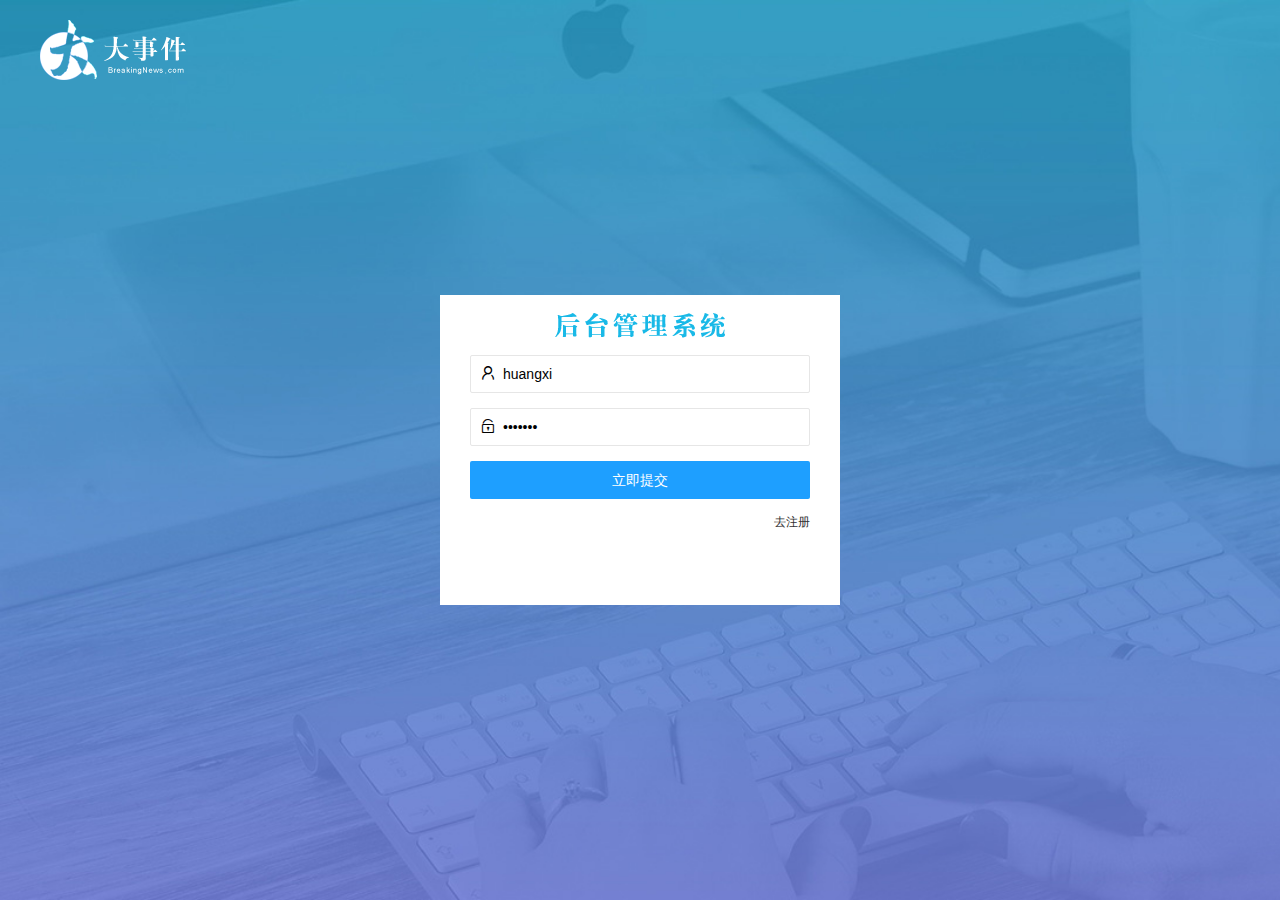
<file: login.html>
<!DOCTYPE html>
<html lang="en">

<head>
    <meta charset="UTF-8">
    <meta http-equiv="X-UA-Compatible" content="IE=edge">
    <meta name="viewport" content="width=device-width, initial-scale=1.0">
    <title>登录页面</title>
    <!-- 引入 layui样式 -->
    <link rel="stylesheet" href="/assets/lib/layui/css/layui.css">
    <!-- 引入本页面样式 -->
    <link rel="stylesheet" href="/assets/css/login.css">
</head>

<body>

    <!-- 顶部logo -->
    <div class="layui-main header">
        <img src="/assets/images/logo.png" alt="">
    </div>

    <!-- 登录和注册区 -->
    <div class="loginAndRebBox">
        <!-- 登录注册标题 -->
        <div class="titleBox"></div>

        <!-- 登录区域 -->
        <div class="login-box">
            <form class="layui-form" action="" id="form_login">
                <!-- 用户名 -->
                <div class="layui-form-item">
                    <!-- name属性，用于获取所有元素 -->
                    <i class="layui-icon layui-icon-username"></i>
                    <input type="text" name="username" required lay-verify="required" placeholder="请输入账户"
                        autocomplete="off" class="layui-input" value="huangxi">
                </div>
                <!-- 密码 -->
                <div class="layui-form-item">
                    <i class="layui-icon layui-icon-password"></i>
                    <input type="password" name="password" required lay-verify="required|pwd" placeholder="请输入密码"
                        autocomplete="off" class="layui-input" value="zxcvbnm">
                </div>
                <!-- 登录按钮 -->
                <div class="layui-form-item">
                    <button class="layui-btn layui-btn-fluid layui-btn-normal" lay-submit
                        lay-filter="formDemo">立即提交</button>
                </div>
                <div class="layui-form-item links">
                    <a href="javascript:;" id="link_reg">去注册</a>
                </div>
            </form>
        </div>



        <!-- 注册区域 -->
        <div class="reg-box" style="display: none;">
            <form class="layui-form" action="" id="form_reg">
                <!-- 用户名 -->
                <div class="layui-form-item">
                    <!-- name属性，用于获取所有元素 -->
                    <i class="layui-icon layui-icon-username"></i>
                    <input type="text" name="username" required lay-verify="required" placeholder="请输入账户"
                        autocomplete="off" class="layui-input">
                </div>
                <!-- 密码 -->
                <div class="layui-form-item">
                    <i class="layui-icon layui-icon-password"></i>
                    <input type="password" name="password" required lay-verify="required|pwd" placeholder="请输入密码"
                        autocomplete="off" class="layui-input">
                </div>
                <!-- 确认密码 -->
                <div class="layui-form-item">
                    <i class="layui-icon layui-icon-password"></i>
                    <input type="password" name="repassword" required lay-verify="required|pwd|repwd"
                        placeholder="请确认密码" autocomplete="off" class="layui-input">
                </div>
                <!-- 登录按钮 -->
                <div class="layui-form-item">
                    <button class="layui-btn layui-btn-fluid layui-btn-normal" lay-submit
                        lay-filter="formDemo">立即提交</button>
                </div>
                <div class="layui-form-item links">
                    <a href="javascript:;" id="link_login">去登录</a>
                </div>
            </form>
        </div>
    </div>



    <!-- 引入 layui js 此文件没有用入口函数-->
    <script src="/assets/lib/layui/layui.all.js"></script>
    <!-- 引入 jq -->
    <script src="/assets/lib/jquery.js"></script>
    <!-- 引入 baseAPI -->
    <script src="/assets/js/baseAPI.js"></script>
    <!-- 引入本页面js -->
    <script src="/assets/js/login.js"></script>
</body>

</html>
</file>
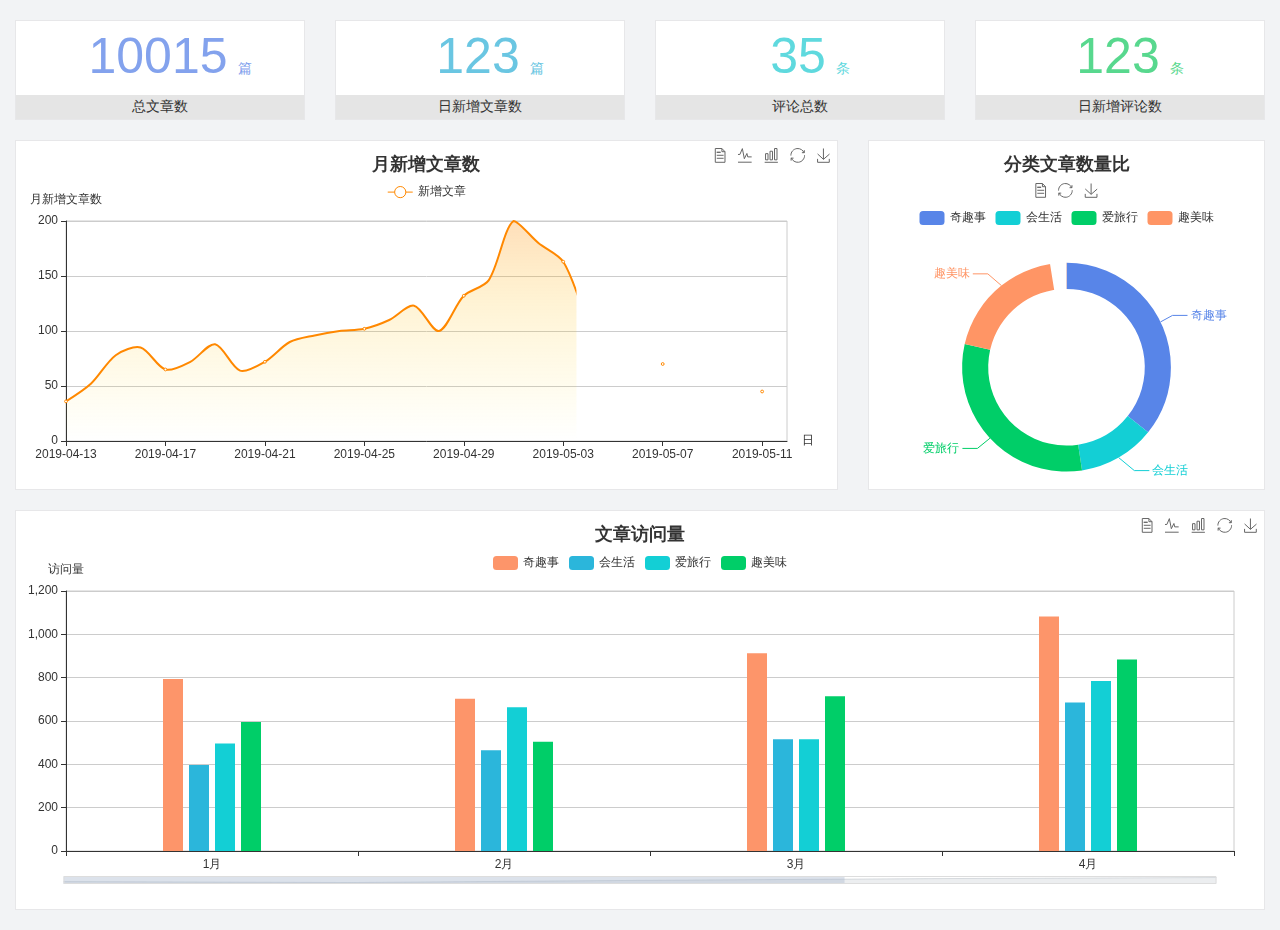
<file: home/dashboard.html>
<!DOCTYPE html>
<html lang="en">

<head>
  <meta charset="UTF-8">
  <meta name="viewport" content="width=device-width, initial-scale=1.0">
  <meta http-equiv="X-UA-Compatible" content="ie=edge">
  <title>图表统计</title>
  <link rel="stylesheet" href="../assets/lib/bootstrap.css" />
  <link rel="stylesheet" href="../assets/lib/main.css" />
  <script src="../assets/lib/jquery.js"></script>
  <script type="text/javascript" src="../assets/lib/echarts.min.js"></script>
</head>

<body>
  <div class="container-fluid">
    <div class="row spannel_list">
      <div class="col-sm-3 col-xs-6">
        <div class="spannel">
          <em>10015</em><span>篇</span>
          <b>总文章数</b>
        </div>
      </div>
      <div class="col-sm-3 col-xs-6">
        <div class="spannel scolor01">
          <em>123</em><span>篇</span>
          <b>日新增文章数</b>
        </div>
      </div>
      <div class="col-sm-3 col-xs-6">
        <div class="spannel scolor02">
          <em>35</em><span>条</span>
          <b>评论总数</b>
        </div>
      </div>
      <div class="col-sm-3 col-xs-6">
        <div class="spannel scolor03">
          <em>123</em><span>条</span>
          <b>日新增评论数</b>
        </div>
      </div>
    </div>
  </div>

  <div class="container-fluid">
    <div class="row curve-pie">
      <div class="col-lg-8 col-md-8">
        <div class="gragh_pannel" id="curve_show"></div>
      </div>
      <div class="col-lg-4 col-md-4">
        <div class="gragh_pannel" id="pie_show"></div>
      </div>
    </div>
  </div>

  <div class="container-fluid">
    <div class="column_pannel" id="column_show"></div>
  </div>

  <script>
    var oChart = echarts.init(document.getElementById('curve_show'));
    var aList_all = [
      { 'count': 36, 'date': '2019-04-13' },
      { 'count': 52, 'date': '2019-04-14' },
      { 'count': 78, 'date': '2019-04-15' },
      { 'count': 85, 'date': '2019-04-16' },
      { 'count': 65, 'date': '2019-04-17' },
      { 'count': 72, 'date': '2019-04-18' },
      { 'count': 88, 'date': '2019-04-19' },
      { 'count': 64, 'date': '2019-04-20' },
      { 'count': 72, 'date': '2019-04-21' },
      { 'count': 90, 'date': '2019-04-22' },
      { 'count': 96, 'date': '2019-04-23' },
      { 'count': 100, 'date': '2019-04-24' },
      { 'count': 102, 'date': '2019-04-25' },
      { 'count': 110, 'date': '2019-04-26' },
      { 'count': 123, 'date': '2019-04-27' },
      { 'count': 100, 'date': '2019-04-28' },
      { 'count': 132, 'date': '2019-04-29' },
      { 'count': 146, 'date': '2019-04-30' },
      { 'count': 200, 'date': '2019-05-01' },
      { 'count': 180, 'date': '2019-05-02' },
      { 'count': 163, 'date': '2019-05-03' },
      { 'count': 110, 'date': '2019-05-04' },
      { 'count': 80, 'date': '2019-05-05' },
      { 'count': 82, 'date': '2019-05-06' },
      { 'count': 70, 'date': '2019-05-07' },
      { 'count': 65, 'date': '2019-05-08' },
      { 'count': 54, 'date': '2019-05-09' },
      { 'count': 40, 'date': '2019-05-10' },
      { 'count': 45, 'date': '2019-05-11' },
      { 'count': 38, 'date': '2019-05-12' },
    ];

    let aCount = [];
    let aDate = [];

    for (var i = 0; i < aList_all.length; i++) {
      aCount.push(aList_all[i].count);
      aDate.push(aList_all[i].date);
    }

    var chartopt = {
      title: {
        text: '月新增文章数',
        left: 'center',
        top: '10'
      },
      tooltip: {
        trigger: 'axis'
      },
      legend: {
        data: ['新增文章'],
        top: '40'
      },
      toolbox: {
        show: true,
        feature: {
          mark: { show: true },
          dataView: { show: true, readOnly: false },
          magicType: { show: true, type: ['line', 'bar'] },
          restore: { show: true },
          saveAsImage: { show: true }
        }
      },
      calculable: true,
      xAxis: [
        {
          name: '日',
          type: 'category',
          boundaryGap: false,
          data: aDate
        }
      ],
      yAxis: [
        {
          name: '月新增文章数',
          type: 'value'
        }
      ],
      series: [
        {
          name: '新增文章',
          type: 'line',
          smooth: true,
          itemStyle: { normal: { areaStyle: { type: 'default' }, color: '#f80' }, lineStyle: { color: '#f80' } },
          data: aCount
        }],
      areaStyle: {
        normal: {
          color: new echarts.graphic.LinearGradient(0, 0, 0, 1, [{
            offset: 0,
            color: 'rgba(255,136,0,0.39)'
          }, {
            offset: .34,
            color: 'rgba(255,180,0,0.25)'
          }, {
            offset: 1,
            color: 'rgba(255,222,0,0.00)'
          }])

        }
      },
      grid: {
        show: true,
        x: 50,
        x2: 50,
        y: 80,
        height: 220
      }
    };

    oChart.setOption(chartopt);


    var oPie = echarts.init(document.getElementById('pie_show'));
    var oPieopt =
    {
      title: {
        top: 10,
        text: '分类文章数量比',
        x: 'center'
      },
      tooltip: {
        trigger: 'item',
        formatter: "{a} <br/>{b} : {c} ({d}%)"
      },
      color: ['#5885e8', '#13cfd5', '#00ce68', '#ff9565'],
      legend: {
        x: 'center',
        top: 65,
        data: ['奇趣事', '会生活', '爱旅行', '趣美味']
      },
      toolbox: {
        show: true,
        x: 'center',
        top: 35,
        feature: {
          mark: { show: true },
          dataView: { show: true, readOnly: false },
          magicType: {
            show: true,
            type: ['pie', 'funnel'],
            option: {
              funnel: {
                x: '25%',
                width: '50%',
                funnelAlign: 'left',
                max: 1548
              }
            }
          },
          restore: { show: true },
          saveAsImage: { show: true }
        }
      },
      calculable: true,
      series: [
        {
          name: '访问来源',
          type: 'pie',
          radius: ['45%', '60%'],
          center: ['50%', '65%'],
          data: [
            { value: 300, name: '奇趣事' },
            { value: 100, name: '会生活' },
            { value: 260, name: '爱旅行' },
            { value: 180, name: '趣美味' }
          ]
        }
      ]
    };
    oPie.setOption(oPieopt);



    var oColumn = this.echarts.init(document.getElementById('column_show'));
    var oColumnopt =
    {
      title: {
        text: '文章访问量',
        left: 'center',
        top: '10'
      },
      tooltip: {
        trigger: 'axis'
      },
      legend: {
        data: ['奇趣事', '会生活', '爱旅行', '趣美味'],
        top: '40'
      },
      toolbox: {
        show: true,
        feature: {
          mark: { show: true },
          dataView: { show: true, readOnly: false },
          magicType: { show: true, type: ['line', 'bar'] },
          restore: { show: true },
          saveAsImage: { show: true }
        }
      },
      calculable: true,
      xAxis: [
        {
          type: 'category',
          data: ['1月', '2月', '3月', '4月', '5月']
        }
      ],
      yAxis: [
        {
          name: '访问量',
          type: 'value'
        }
      ],
      series: [
        {
          name: '奇趣事',
          type: 'bar',
          barWidth: 20,
          itemStyle: {
            normal: { areaStyle: { type: 'default' }, color: '#fd956a' }
          },
          data: [800, 708, 920, 1090, 1200]
        },
        {
          name: '会生活',
          type: 'bar',
          barWidth: 20,
          itemStyle: {
            normal: { areaStyle: { type: 'default' }, color: '#2bb6db' }
          },
          data: [400, 468, 520, 690, 800]
        },
        {
          name: '爱旅行',
          type: 'bar',
          barWidth: 20,
          itemStyle: {
            normal: { areaStyle: { type: 'default' }, color: '#13cfd5' }
          },
          data: [500, 668, 520, 790, 900]
        },
        {
          name: '趣美味',
          type: 'bar',
          barWidth: 20,
          itemStyle: {
            normal: { areaStyle: { type: 'default' }, color: '#00ce68' }
          },
          data: [600, 508, 720, 890, 1000]
        }
      ],
      grid: {
        show: true,
        x: 50,
        x2: 30,
        y: 80,
        height: 260
      },
      dataZoom: [//给x轴设置滚动条
        {
          start: 0,//默认为0
          end: 100 - 1000 / 31,//默认为100
          type: 'slider',
          show: true,
          xAxisIndex: [0],
          handleSize: 0,//滑动条的 左右2个滑动条的大小
          height: 8,//组件高度
          left: 45, //左边的距离
          right: 50,//右边的距离
          bottom: 26,//右边的距离
          handleColor: '#ddd',//h滑动图标的颜色
          handleStyle: {
            borderColor: "#cacaca",
            borderWidth: "1",
            shadowBlur: 2,
            background: "#ddd",
            shadowColor: "#ddd",
          }
        }]
    };
    oColumn.setOption(oColumnopt);
  </script>
</body>

</html>
</file>
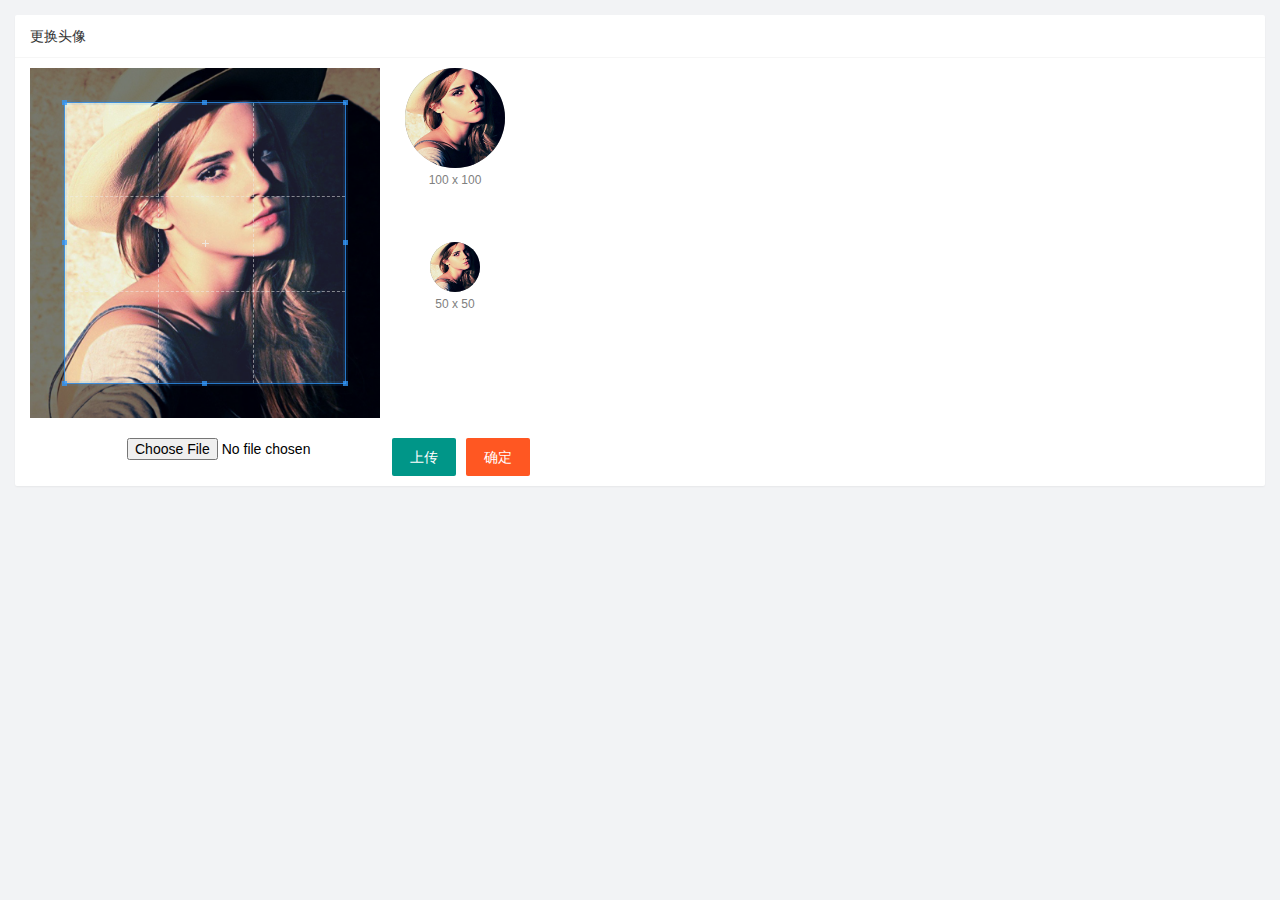
<file: user/user_avatar.html>
<!DOCTYPE html>
<html lang="en">

<head>
    <meta charset="UTF-8">
    <meta http-equiv="X-UA-Compatible" content="IE=edge">
    <meta name="viewport" content="width=device-width, initial-scale=1.0">
    <title>Document</title>
    <!-- cropper -->
    <link rel="stylesheet" href="/assets/lib/cropper/cropper.css">
    <!-- layui 样式 -->
    <link rel="stylesheet" href="/assets/lib/layui/css/layui.css">
    <!-- 本页面样式 -->
    <link rel="stylesheet" href="/assets/css/user/user_avatar.css">
</head>

<body>
    <div class="layui-card">
        <div class="layui-card-header">更换头像</div>
        <div class="layui-card-body">
            <!-- 第一行的图片裁剪和预览区域 -->
            <div class="row1">
                <!-- 图片裁剪区域 -->
                <div class="cropper-box">
                    <!-- 这个 img 标签很重要，将来会把它初始化为裁剪区域 -->
                    <img id="image" src="/assets/images/sample.jpg" />
                </div>
                <!-- 图片的预览区域 -->
                <div class="preview-box">
                    <div>
                        <!-- 宽高为 100px 的预览区域 -->
                        <div class="img-preview w100"></div>
                        <p class="size">100 x 100</p>
                    </div>
                    <div>
                        <!-- 宽高为 50px 的预览区域 -->
                        <div class="img-preview w50"></div>
                        <p class="size">50 x 50</p>
                    </div>
                </div>
            </div>

            <!-- 第二行的按钮区域 -->
            <div class="row2">
                <input type="file" id="file" accept="image/png,image/jpeg">
                <button id="btnChooseImage" type="button" class="layui-btn">上传</button>
                <button id="btnUpload" type="button" class="layui-btn layui-btn-danger">确定</button>
            </div>
        </div>
    </div>

    <!-- layui js -->
    <script src="/assets/lib/layui/layui.all.js"></script>
    <!-- jq -->
    <script src="/assets/lib/jquery.js"></script>
    <!-- cropper js -->
    <script src="/assets/lib/cropper/Cropper.js"></script>
    <script src="/assets/lib/cropper/jquery-cropper.js"></script>
    <!-- baseAPI -->
    <script src="/assets/js/baseAPI.js"></script>
    <!-- 本页面 js  -->
    <script src="/assets/js/user/user_avatar.js"></script>

</body>

</html>
</file>
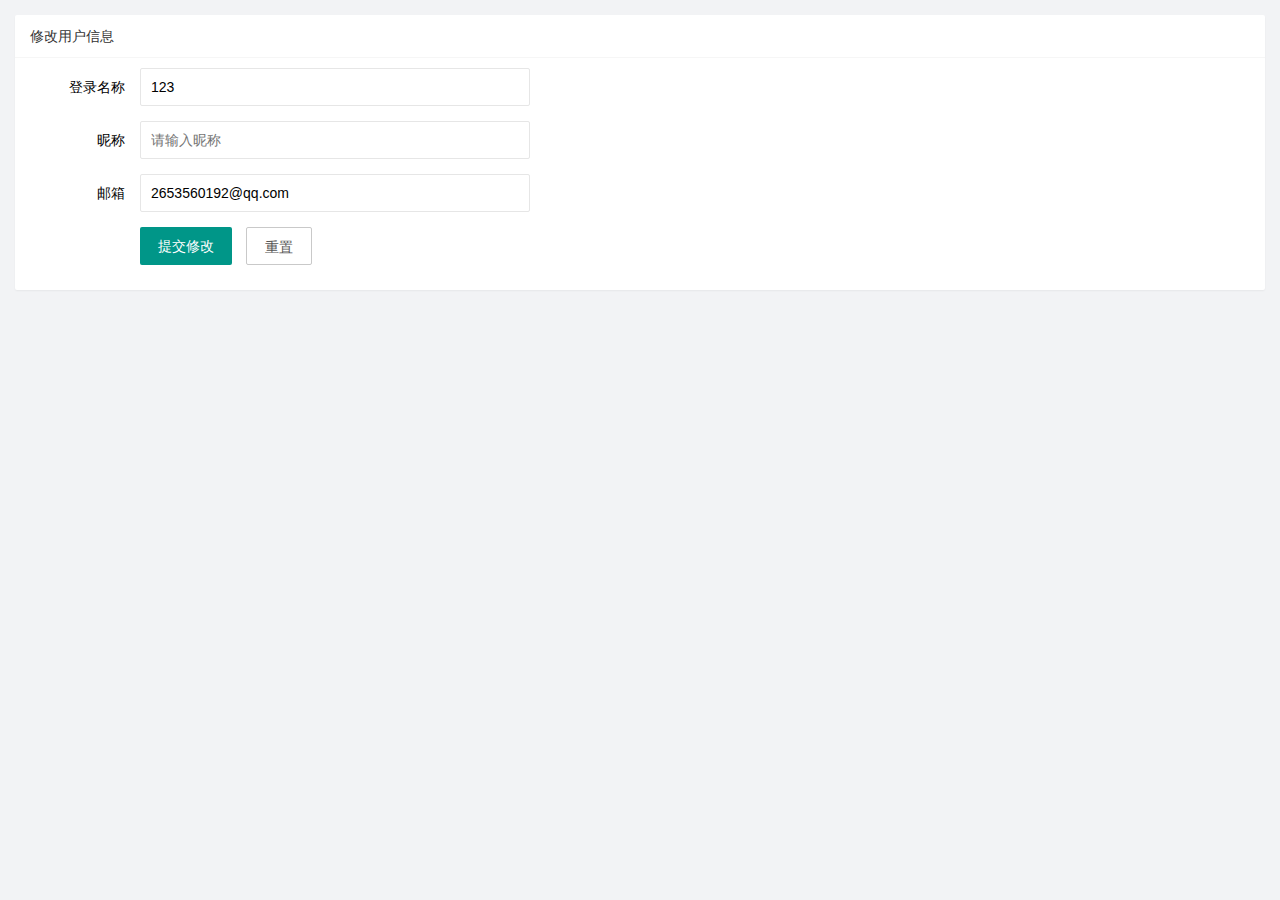
<file: user/user_info.html>
<!DOCTYPE html>
<html lang="en">

<head>
    <meta charset="UTF-8">
    <meta http-equiv="X-UA-Compatible" content="IE=edge">
    <meta name="viewport" content="width=device-width, initial-scale=1.0">
    <title>Document</title>
    <!-- layui 样式 -->
    <link rel="stylesheet" href="/assets/lib/layui/css/layui.css">
    <!-- 本页面样式 -->
    <link rel="stylesheet" href="/assets/css/user/user_info.css">
</head>

<body>
    <div class="layui-card">
        <div class="layui-card-header">修改用户信息</div>
        <div class="layui-card-body">
            <form class="layui-form" action="" lay-filter='formUserInfo'>
                <!-- 隐藏域保存 id  -->
                <input type="hidden" name="id">
                <!-- 登录名称 -->
                <div class="layui-form-item">
                    <label class="layui-form-label">登录名称</label>
                    <div class="layui-input-block">
                        <!-- readonly : 禁止修改 -->
                        <input value="123" readonly type="text" name="username" required lay-verify="required"
                            placeholder="请输入登录名称" autocomplete="off" class="layui-input">
                    </div>
                </div>
                <!-- 昵称 -->
                <div class="layui-form-item">
                    <label class="layui-form-label">昵称</label>
                    <div class="layui-input-block">
                        <input type="text" name="nickname" required lay-verify="required|nickname" placeholder="请输入昵称"
                            autocomplete="off" class="layui-input">
                    </div>
                </div>
                <!-- 邮箱 -->
                <div class="layui-form-item">
                    <label class="layui-form-label">邮箱</label>
                    <div class="layui-input-block">
                        <input value="2653560192@qq.com" type="text" name="email" required lay-verify="required|email"
                            placeholder="请输入邮箱" autocomplete="off" class="layui-input">
                    </div>
                </div>

                <!-- 两个按钮 -->
                <div class="layui-form-item">
                    <div class="layui-input-block">
                        <button class="layui-btn" lay-submit lay-filter="formDemo">提交修改</button>
                        <button type="reset" id="btnReset" class="layui-btn layui-btn-primary">重置</button>
                    </div>
                </div>

            </form>
        </div>
    </div>

    <!-- layui js -->
    <script src="/assets/lib/layui/layui.all.js"></script>
    <!-- jq -->
    <script src="/assets/lib/jquery.js"></script>
    <!-- baseAPI -->
    <script src="/assets/js/baseAPI.js"></script>
    <!-- 本页面 js  -->
    <script src="/assets/js/user/user_info.js"></script>

</body>

</html>
</file>
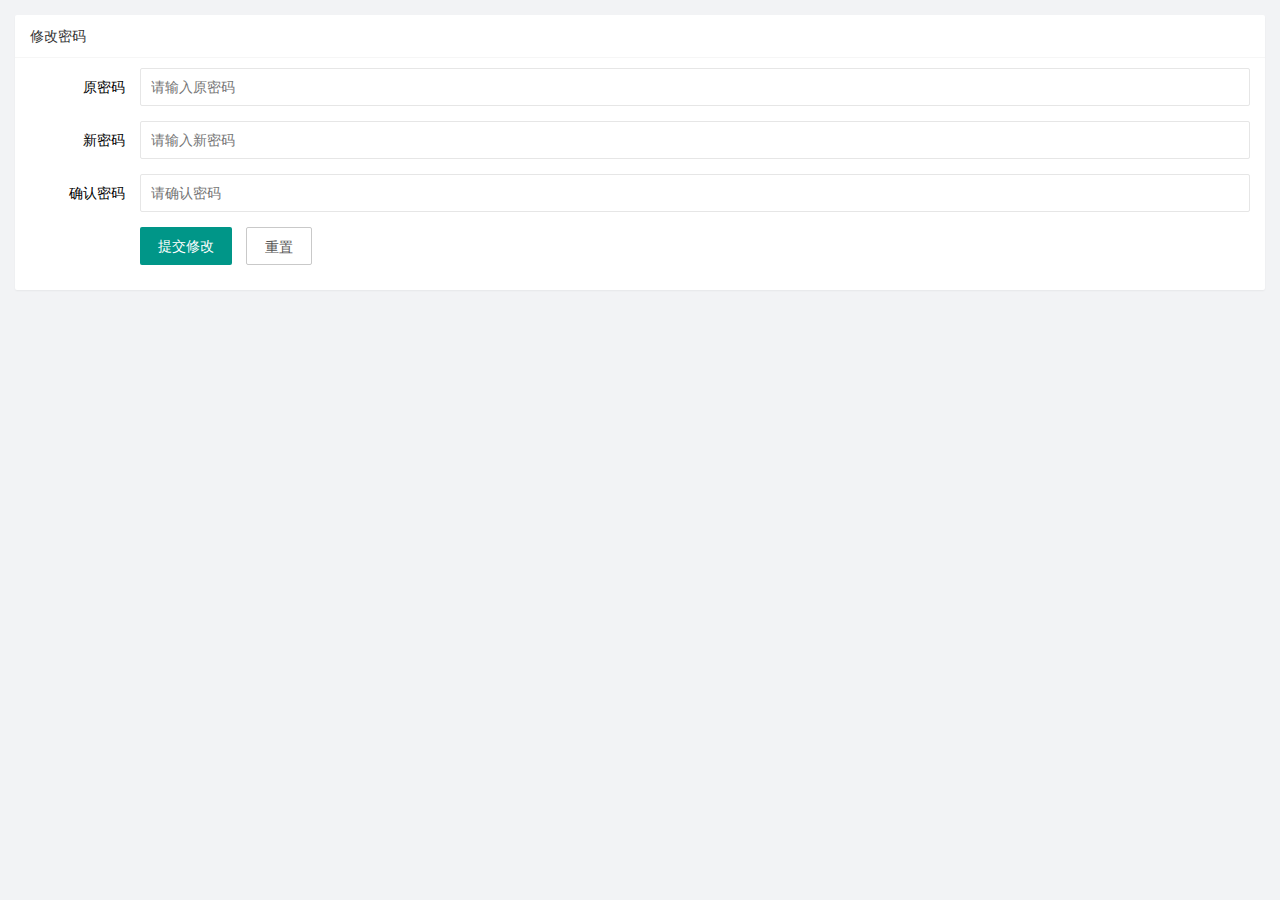
<file: user/user_pwd.html>
<!DOCTYPE html>
<html lang="en">

<head>
    <meta charset="UTF-8">
    <meta http-equiv="X-UA-Compatible" content="IE=edge">
    <meta name="viewport" content="width=device-width, initial-scale=1.0">
    <title>Document</title>
    <!-- layui 样式 -->
    <link rel="stylesheet" href="/assets/lib/layui/css/layui.css">
    <!-- 本页面样式 -->
    <link rel="stylesheet" href="/assets/css/user/user_pwd.css">
</head>

<body>
    <div class="layui-card">
        <div class="layui-card-header">修改密码</div>
        <div class="layui-card-body">
            <form class="layui-form" action="" lay-filter='formUserInfo'>
                <!-- 隐藏域保存 id  -->
                <input type="hidden" name="id">
                <!-- 登录名称 -->
                <div class="layui-form-item">
                    <label class="layui-form-label">原密码</label>
                    <div class="layui-input-block">
                        <input type="text" name="oldPwd" required lay-verify="required|pwd" placeholder="请输入原密码"
                            autocomplete="off" class="layui-input">
                    </div>
                </div>
                <!-- 昵称 -->
                <div class="layui-form-item">
                    <label class="layui-form-label">新密码</label>
                    <div class="layui-input-block">
                        <input type="text" name="newPwd" required lay-verify="required|pwd|samePwd" placeholder="请输入新密码"
                            autocomplete="off" class="layui-input">
                    </div>
                </div>
                <!-- 邮箱 -->
                <div class="layui-form-item">
                    <label class="layui-form-label">确认密码</label>
                    <div class="layui-input-block">
                        <input type="text" name="rePwd" required lay-verify="required|pwd|rePwd" placeholder="请确认密码"
                            autocomplete="off" class="layui-input">
                    </div>
                </div>

                <!-- 两个按钮 -->
                <div class="layui-form-item">
                    <div class="layui-input-block">
                        <button class="layui-btn" lay-submit lay-filter="formDemo">提交修改</button>
                        <button type="reset" id="btnReset" class="layui-btn layui-btn-primary">重置</button>
                    </div>
                </div>

            </form>
        </div>
    </div>

    <!-- layui js -->
    <script src="/assets/lib/layui/layui.all.js"></script>
    <!-- jq -->
    <script src="/assets/lib/jquery.js"></script>
    <!-- baseAPI -->
    <script src="/assets/js/baseAPI.js"></script>
    <!-- 本页面 js  -->
    <script src="/assets/js/user/user_pwd.js"></script>

</body>

</html>
</file>
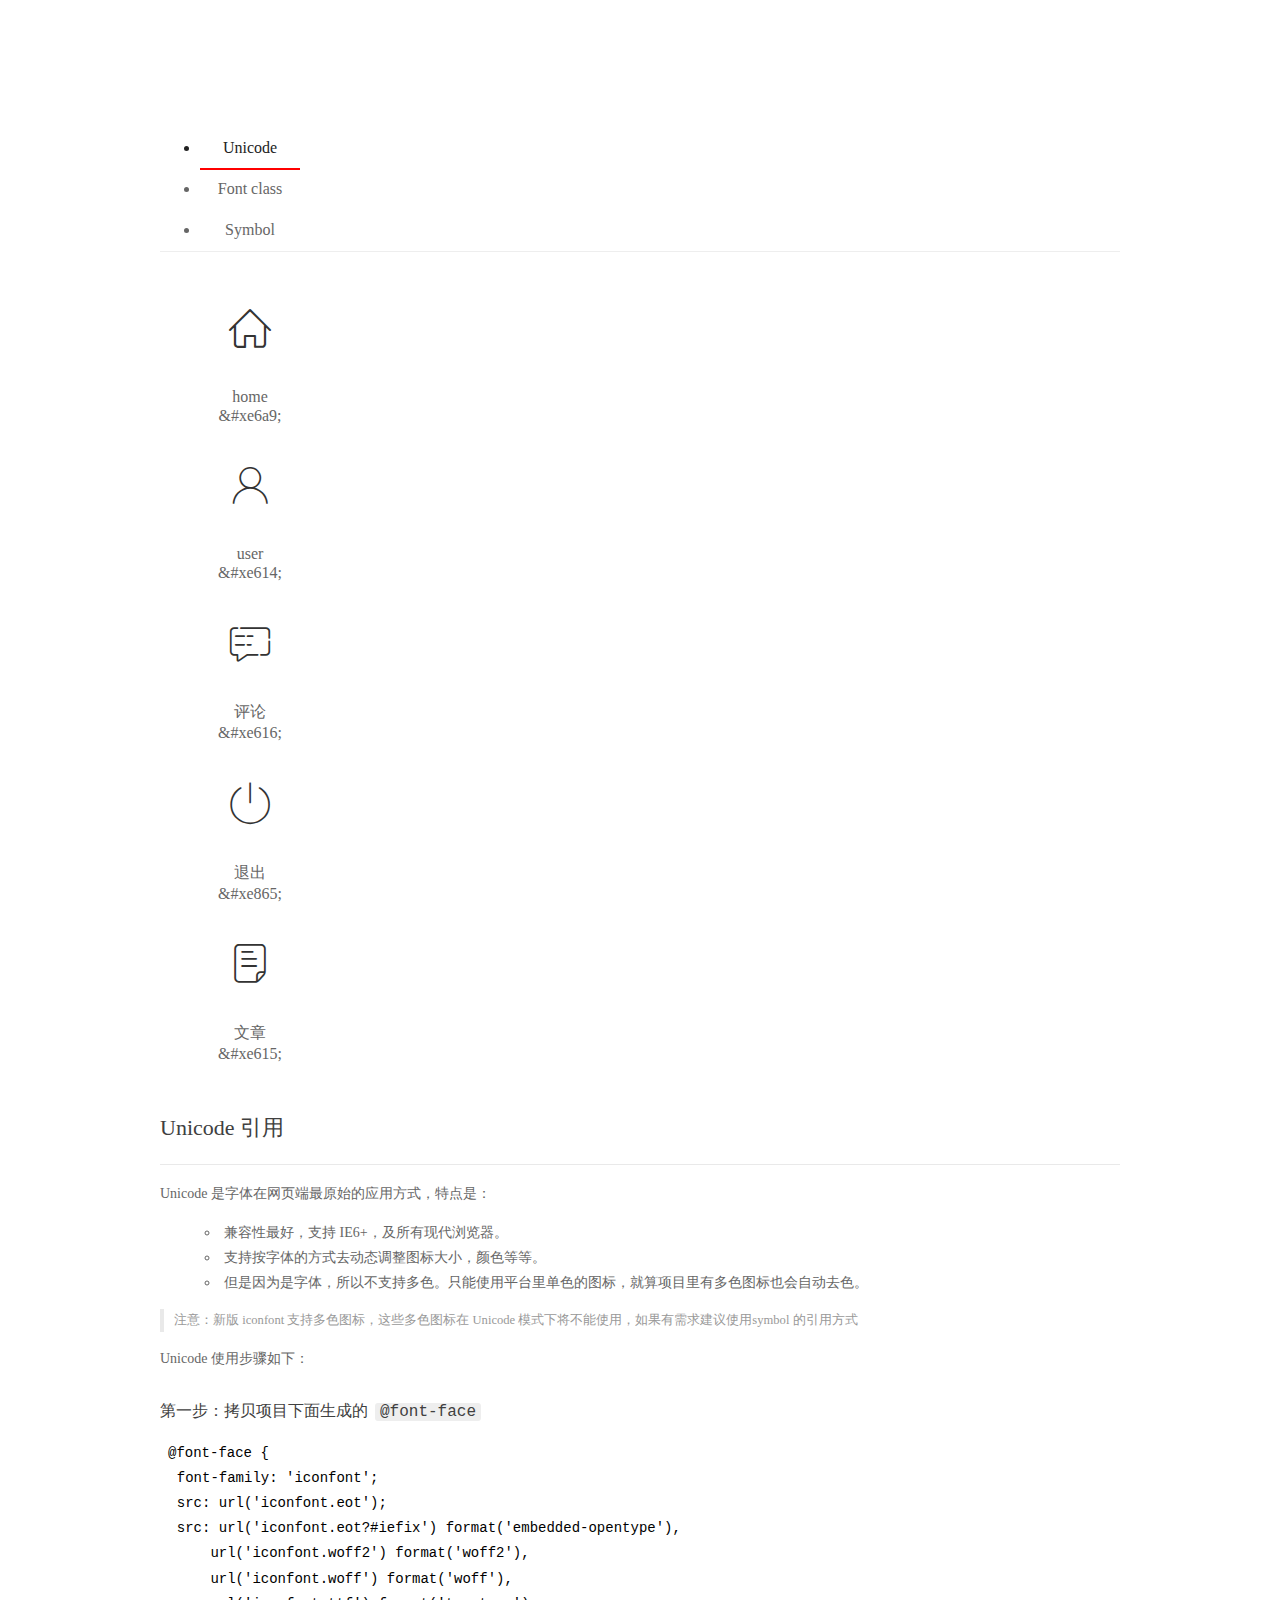
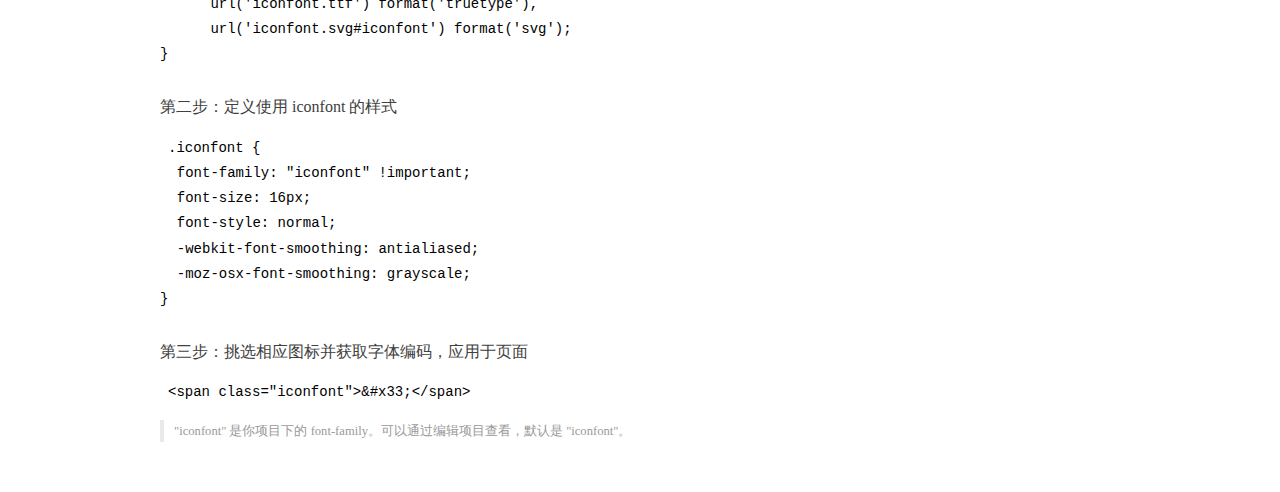
<file: assets/fonts/demo_index.html>
<!DOCTYPE html>
<html>
<head>
  <meta charset="utf-8"/>
  <title>IconFont Demo</title>
  <link rel="shortcut icon" href="https://gtms04.alicdn.com/tps/i4/TB1_oz6GVXXXXaFXpXXJDFnIXXX-64-64.ico" type="image/x-icon"/>
  <link rel="stylesheet" href="https://g.alicdn.com/thx/cube/1.3.2/cube.min.css">
  <link rel="stylesheet" href="demo.css">
  <link rel="stylesheet" href="iconfont.css">
  <script src="iconfont.js"></script>
  <!-- jQuery -->
  <script src="https://a1.alicdn.com/oss/uploads/2018/12/26/7bfddb60-08e8-11e9-9b04-53e73bb6408b.js"></script>
  <!-- 代码高亮 -->
  <script src="https://a1.alicdn.com/oss/uploads/2018/12/26/a3f714d0-08e6-11e9-8a15-ebf944d7534c.js"></script>
</head>
<body>
  <div class="main">
    <h1 class="logo"><a href="https://www.iconfont.cn/" title="iconfont 首页" target="_blank">&#xe86b;</a></h1>
    <div class="nav-tabs">
      <ul id="tabs" class="dib-box">
        <li class="dib active"><span>Unicode</span></li>
        <li class="dib"><span>Font class</span></li>
        <li class="dib"><span>Symbol</span></li>
      </ul>
      
    </div>
    <div class="tab-container">
      <div class="content unicode" style="display: block;">
          <ul class="icon_lists dib-box">
          
            <li class="dib">
              <span class="icon iconfont">&#xe6a9;</span>
                <div class="name">home</div>
                <div class="code-name">&amp;#xe6a9;</div>
              </li>
          
            <li class="dib">
              <span class="icon iconfont">&#xe614;</span>
                <div class="name">user</div>
                <div class="code-name">&amp;#xe614;</div>
              </li>
          
            <li class="dib">
              <span class="icon iconfont">&#xe616;</span>
                <div class="name">评论</div>
                <div class="code-name">&amp;#xe616;</div>
              </li>
          
            <li class="dib">
              <span class="icon iconfont">&#xe865;</span>
                <div class="name">退出</div>
                <div class="code-name">&amp;#xe865;</div>
              </li>
          
            <li class="dib">
              <span class="icon iconfont">&#xe615;</span>
                <div class="name">文章</div>
                <div class="code-name">&amp;#xe615;</div>
              </li>
          
          </ul>
          <div class="article markdown">
          <h2 id="unicode-">Unicode 引用</h2>
          <hr>

          <p>Unicode 是字体在网页端最原始的应用方式，特点是：</p>
          <ul>
            <li>兼容性最好，支持 IE6+，及所有现代浏览器。</li>
            <li>支持按字体的方式去动态调整图标大小，颜色等等。</li>
            <li>但是因为是字体，所以不支持多色。只能使用平台里单色的图标，就算项目里有多色图标也会自动去色。</li>
          </ul>
          <blockquote>
            <p>注意：新版 iconfont 支持多色图标，这些多色图标在 Unicode 模式下将不能使用，如果有需求建议使用symbol 的引用方式</p>
          </blockquote>
          <p>Unicode 使用步骤如下：</p>
          <h3 id="-font-face">第一步：拷贝项目下面生成的 <code>@font-face</code></h3>
<pre><code class="language-css"
>@font-face {
  font-family: 'iconfont';
  src: url('iconfont.eot');
  src: url('iconfont.eot?#iefix') format('embedded-opentype'),
      url('iconfont.woff2') format('woff2'),
      url('iconfont.woff') format('woff'),
      url('iconfont.ttf') format('truetype'),
      url('iconfont.svg#iconfont') format('svg');
}
</code></pre>
          <h3 id="-iconfont-">第二步：定义使用 iconfont 的样式</h3>
<pre><code class="language-css"
>.iconfont {
  font-family: "iconfont" !important;
  font-size: 16px;
  font-style: normal;
  -webkit-font-smoothing: antialiased;
  -moz-osx-font-smoothing: grayscale;
}
</code></pre>
          <h3 id="-">第三步：挑选相应图标并获取字体编码，应用于页面</h3>
<pre>
<code class="language-html"
>&lt;span class="iconfont"&gt;&amp;#x33;&lt;/span&gt;
</code></pre>
          <blockquote>
            <p>"iconfont" 是你项目下的 font-family。可以通过编辑项目查看，默认是 "iconfont"。</p>
          </blockquote>
          </div>
      </div>
      <div class="content font-class">
        <ul class="icon_lists dib-box">
          
          <li class="dib">
            <span class="icon iconfont icon-home"></span>
            <div class="name">
              home
            </div>
            <div class="code-name">.icon-home
            </div>
          </li>
          
          <li class="dib">
            <span class="icon iconfont icon-user"></span>
            <div class="name">
              user
            </div>
            <div class="code-name">.icon-user
            </div>
          </li>
          
          <li class="dib">
            <span class="icon iconfont icon-pinglun"></span>
            <div class="name">
              评论
            </div>
            <div class="code-name">.icon-pinglun
            </div>
          </li>
          
          <li class="dib">
            <span class="icon iconfont icon-tuichu"></span>
            <div class="name">
              退出
            </div>
            <div class="code-name">.icon-tuichu
            </div>
          </li>
          
          <li class="dib">
            <span class="icon iconfont icon-16"></span>
            <div class="name">
              文章
            </div>
            <div class="code-name">.icon-16
            </div>
          </li>
          
        </ul>
        <div class="article markdown">
        <h2 id="font-class-">font-class 引用</h2>
        <hr>

        <p>font-class 是 Unicode 使用方式的一种变种，主要是解决 Unicode 书写不直观，语意不明确的问题。</p>
        <p>与 Unicode 使用方式相比，具有如下特点：</p>
        <ul>
          <li>兼容性良好，支持 IE8+，及所有现代浏览器。</li>
          <li>相比于 Unicode 语意明确，书写更直观。可以很容易分辨这个 icon 是什么。</li>
          <li>因为使用 class 来定义图标，所以当要替换图标时，只需要修改 class 里面的 Unicode 引用。</li>
          <li>不过因为本质上还是使用的字体，所以多色图标还是不支持的。</li>
        </ul>
        <p>使用步骤如下：</p>
        <h3 id="-fontclass-">第一步：引入项目下面生成的 fontclass 代码：</h3>
<pre><code class="language-html">&lt;link rel="stylesheet" href="./iconfont.css"&gt;
</code></pre>
        <h3 id="-">第二步：挑选相应图标并获取类名，应用于页面：</h3>
<pre><code class="language-html">&lt;span class="iconfont icon-xxx"&gt;&lt;/span&gt;
</code></pre>
        <blockquote>
          <p>"
            iconfont" 是你项目下的 font-family。可以通过编辑项目查看，默认是 "iconfont"。</p>
        </blockquote>
      </div>
      </div>
      <div class="content symbol">
          <ul class="icon_lists dib-box">
          
            <li class="dib">
                <svg class="icon svg-icon" aria-hidden="true">
                  <use xlink:href="#icon-home"></use>
                </svg>
                <div class="name">home</div>
                <div class="code-name">#icon-home</div>
            </li>
          
            <li class="dib">
                <svg class="icon svg-icon" aria-hidden="true">
                  <use xlink:href="#icon-user"></use>
                </svg>
                <div class="name">user</div>
                <div class="code-name">#icon-user</div>
            </li>
          
            <li class="dib">
                <svg class="icon svg-icon" aria-hidden="true">
                  <use xlink:href="#icon-pinglun"></use>
                </svg>
                <div class="name">评论</div>
                <div class="code-name">#icon-pinglun</div>
            </li>
          
            <li class="dib">
                <svg class="icon svg-icon" aria-hidden="true">
                  <use xlink:href="#icon-tuichu"></use>
                </svg>
                <div class="name">退出</div>
                <div class="code-name">#icon-tuichu</div>
            </li>
          
            <li class="dib">
                <svg class="icon svg-icon" aria-hidden="true">
                  <use xlink:href="#icon-16"></use>
                </svg>
                <div class="name">文章</div>
                <div class="code-name">#icon-16</div>
            </li>
          
          </ul>
          <div class="article markdown">
          <h2 id="symbol-">Symbol 引用</h2>
          <hr>

          <p>这是一种全新的使用方式，应该说这才是未来的主流，也是平台目前推荐的用法。相关介绍可以参考这篇<a href="">文章</a>
            这种用法其实是做了一个 SVG 的集合，与另外两种相比具有如下特点：</p>
          <ul>
            <li>支持多色图标了，不再受单色限制。</li>
            <li>通过一些技巧，支持像字体那样，通过 <code>font-size</code>, <code>color</code> 来调整样式。</li>
            <li>兼容性较差，支持 IE9+，及现代浏览器。</li>
            <li>浏览器渲染 SVG 的性能一般，还不如 png。</li>
          </ul>
          <p>使用步骤如下：</p>
          <h3 id="-symbol-">第一步：引入项目下面生成的 symbol 代码：</h3>
<pre><code class="language-html">&lt;script src="./iconfont.js"&gt;&lt;/script&gt;
</code></pre>
          <h3 id="-css-">第二步：加入通用 CSS 代码（引入一次就行）：</h3>
<pre><code class="language-html">&lt;style&gt;
.icon {
  width: 1em;
  height: 1em;
  vertical-align: -0.15em;
  fill: currentColor;
  overflow: hidden;
}
&lt;/style&gt;
</code></pre>
          <h3 id="-">第三步：挑选相应图标并获取类名，应用于页面：</h3>
<pre><code class="language-html">&lt;svg class="icon" aria-hidden="true"&gt;
  &lt;use xlink:href="#icon-xxx"&gt;&lt;/use&gt;
&lt;/svg&gt;
</code></pre>
          </div>
      </div>

    </div>
  </div>
  <script>
  $(document).ready(function () {
      $('.tab-container .content:first').show()

      $('#tabs li').click(function (e) {
        var tabContent = $('.tab-container .content')
        var index = $(this).index()

        if ($(this).hasClass('active')) {
          return
        } else {
          $('#tabs li').removeClass('active')
          $(this).addClass('active')

          tabContent.hide().eq(index).fadeIn()
        }
      })
    })
  </script>
</body>
</html>
</file>
<file: assets/lib/layui/css/layui.css>
/** layui-v2.5.5 MIT License By https://www.layui.com */
 .layui-inline,img{display:inline-block;vertical-align:middle}h1,h2,h3,h4,h5,h6{font-weight:400}.layui-edge,.layui-header,.layui-inline,.layui-main{position:relative}.layui-body,.layui-edge,.layui-elip{overflow:hidden}.layui-btn,.layui-edge,.layui-inline,img{vertical-align:middle}.layui-btn,.layui-disabled,.layui-icon,.layui-unselect{-moz-user-select:none;-webkit-user-select:none;-ms-user-select:none}.layui-elip,.layui-form-checkbox span,.layui-form-pane .layui-form-label{text-overflow:ellipsis;white-space:nowrap}.layui-breadcrumb,.layui-tree-btnGroup{visibility:hidden}blockquote,body,button,dd,div,dl,dt,form,h1,h2,h3,h4,h5,h6,input,li,ol,p,pre,td,textarea,th,ul{margin:0;padding:0;-webkit-tap-highlight-color:rgba(0,0,0,0)}a:active,a:hover{outline:0}img{border:none}li{list-style:none}table{border-collapse:collapse;border-spacing:0}h4,h5,h6{font-size:100%}button,input,optgroup,option,select,textarea{font-family:inherit;font-size:inherit;font-style:inherit;font-weight:inherit;outline:0}pre{white-space:pre-wrap;white-space:-moz-pre-wrap;white-space:-pre-wrap;white-space:-o-pre-wrap;word-wrap:break-word}body{line-height:24px;font:14px Helvetica Neue,Helvetica,PingFang SC,Tahoma,Arial,sans-serif}hr{height:1px;margin:10px 0;border:0;clear:both}a{color:#333;text-decoration:none}a:hover{color:#777}a cite{font-style:normal;*cursor:pointer}.layui-border-box,.layui-border-box *{box-sizing:border-box}.layui-box,.layui-box *{box-sizing:content-box}.layui-clear{clear:both;*zoom:1}.layui-clear:after{content:'\20';clear:both;*zoom:1;display:block;height:0}.layui-inline{*display:inline;*zoom:1}.layui-edge{display:inline-block;width:0;height:0;border-width:6px;border-style:dashed;border-color:transparent}.layui-edge-top{top:-4px;border-bottom-color:#999;border-bottom-style:solid}.layui-edge-right{border-left-color:#999;border-left-style:solid}.layui-edge-bottom{top:2px;border-top-color:#999;border-top-style:solid}.layui-edge-left{border-right-color:#999;border-right-style:solid}.layui-disabled,.layui-disabled:hover{color:#d2d2d2!important;cursor:not-allowed!important}.layui-circle{border-radius:100%}.layui-show{display:block!important}.layui-hide{display:none!important}@font-face{font-family:layui-icon;src:url(../font/iconfont.eot?v=250);src:url(../font/iconfont.eot?v=250#iefix) format('embedded-opentype'),url(../font/iconfont.woff2?v=250) format('woff2'),url(../font/iconfont.woff?v=250) format('woff'),url(../font/iconfont.ttf?v=250) format('truetype'),url(../font/iconfont.svg?v=250#layui-icon) format('svg')}.layui-icon{font-family:layui-icon!important;font-size:16px;font-style:normal;-webkit-font-smoothing:antialiased;-moz-osx-font-smoothing:grayscale}.layui-icon-reply-fill:before{content:"\e611"}.layui-icon-set-fill:before{content:"\e614"}.layui-icon-menu-fill:before{content:"\e60f"}.layui-icon-search:before{content:"\e615"}.layui-icon-share:before{content:"\e641"}.layui-icon-set-sm:before{content:"\e620"}.layui-icon-engine:before{content:"\e628"}.layui-icon-close:before{content:"\1006"}.layui-icon-close-fill:before{content:"\1007"}.layui-icon-chart-screen:before{content:"\e629"}.layui-icon-star:before{content:"\e600"}.layui-icon-circle-dot:before{content:"\e617"}.layui-icon-chat:before{content:"\e606"}.layui-icon-release:before{content:"\e609"}.layui-icon-list:before{content:"\e60a"}.layui-icon-chart:before{content:"\e62c"}.layui-icon-ok-circle:before{content:"\1005"}.layui-icon-layim-theme:before{content:"\e61b"}.layui-icon-table:before{content:"\e62d"}.layui-icon-right:before{content:"\e602"}.layui-icon-left:before{content:"\e603"}.layui-icon-cart-simple:before{content:"\e698"}.layui-icon-face-cry:before{content:"\e69c"}.layui-icon-face-smile:before{content:"\e6af"}.layui-icon-survey:before{content:"\e6b2"}.layui-icon-tree:before{content:"\e62e"}.layui-icon-upload-circle:before{content:"\e62f"}.layui-icon-add-circle:before{content:"\e61f"}.layui-icon-download-circle:before{content:"\e601"}.layui-icon-templeate-1:before{content:"\e630"}.layui-icon-util:before{content:"\e631"}.layui-icon-face-surprised:before{content:"\e664"}.layui-icon-edit:before{content:"\e642"}.layui-icon-speaker:before{content:"\e645"}.layui-icon-down:before{content:"\e61a"}.layui-icon-file:before{content:"\e621"}.layui-icon-layouts:before{content:"\e632"}.layui-icon-rate-half:before{content:"\e6c9"}.layui-icon-add-circle-fine:before{content:"\e608"}.layui-icon-prev-circle:before{content:"\e633"}.layui-icon-read:before{content:"\e705"}.layui-icon-404:before{content:"\e61c"}.layui-icon-carousel:before{content:"\e634"}.layui-icon-help:before{content:"\e607"}.layui-icon-code-circle:before{content:"\e635"}.layui-icon-water:before{content:"\e636"}.layui-icon-username:before{content:"\e66f"}.layui-icon-find-fill:before{content:"\e670"}.layui-icon-about:before{content:"\e60b"}.layui-icon-location:before{content:"\e715"}.layui-icon-up:before{content:"\e619"}.layui-icon-pause:before{content:"\e651"}.layui-icon-date:before{content:"\e637"}.layui-icon-layim-uploadfile:before{content:"\e61d"}.layui-icon-delete:before{content:"\e640"}.layui-icon-play:before{content:"\e652"}.layui-icon-top:before{content:"\e604"}.layui-icon-friends:before{content:"\e612"}.layui-icon-refresh-3:before{content:"\e9aa"}.layui-icon-ok:before{content:"\e605"}.layui-icon-layer:before{content:"\e638"}.layui-icon-face-smile-fine:before{content:"\e60c"}.layui-icon-dollar:before{content:"\e659"}.layui-icon-group:before{content:"\e613"}.layui-icon-layim-download:before{content:"\e61e"}.layui-icon-picture-fine:before{content:"\e60d"}.layui-icon-link:before{content:"\e64c"}.layui-icon-diamond:before{content:"\e735"}.layui-icon-log:before{content:"\e60e"}.layui-icon-rate-solid:before{content:"\e67a"}.layui-icon-fonts-del:before{content:"\e64f"}.layui-icon-unlink:before{content:"\e64d"}.layui-icon-fonts-clear:before{content:"\e639"}.layui-icon-triangle-r:before{content:"\e623"}.layui-icon-circle:before{content:"\e63f"}.layui-icon-radio:before{content:"\e643"}.layui-icon-align-center:before{content:"\e647"}.layui-icon-align-right:before{content:"\e648"}.layui-icon-align-left:before{content:"\e649"}.layui-icon-loading-1:before{content:"\e63e"}.layui-icon-return:before{content:"\e65c"}.layui-icon-fonts-strong:before{content:"\e62b"}.layui-icon-upload:before{content:"\e67c"}.layui-icon-dialogue:before{content:"\e63a"}.layui-icon-video:before{content:"\e6ed"}.layui-icon-headset:before{content:"\e6fc"}.layui-icon-cellphone-fine:before{content:"\e63b"}.layui-icon-add-1:before{content:"\e654"}.layui-icon-face-smile-b:before{content:"\e650"}.layui-icon-fonts-html:before{content:"\e64b"}.layui-icon-form:before{content:"\e63c"}.layui-icon-cart:before{content:"\e657"}.layui-icon-camera-fill:before{content:"\e65d"}.layui-icon-tabs:before{content:"\e62a"}.layui-icon-fonts-code:before{content:"\e64e"}.layui-icon-fire:before{content:"\e756"}.layui-icon-set:before{content:"\e716"}.layui-icon-fonts-u:before{content:"\e646"}.layui-icon-triangle-d:before{content:"\e625"}.layui-icon-tips:before{content:"\e702"}.layui-icon-picture:before{content:"\e64a"}.layui-icon-more-vertical:before{content:"\e671"}.layui-icon-flag:before{content:"\e66c"}.layui-icon-loading:before{content:"\e63d"}.layui-icon-fonts-i:before{content:"\e644"}.layui-icon-refresh-1:before{content:"\e666"}.layui-icon-rmb:before{content:"\e65e"}.layui-icon-home:before{content:"\e68e"}.layui-icon-user:before{content:"\e770"}.layui-icon-notice:before{content:"\e667"}.layui-icon-login-weibo:before{content:"\e675"}.layui-icon-voice:before{content:"\e688"}.layui-icon-upload-drag:before{content:"\e681"}.layui-icon-login-qq:before{content:"\e676"}.layui-icon-snowflake:before{content:"\e6b1"}.layui-icon-file-b:before{content:"\e655"}.layui-icon-template:before{content:"\e663"}.layui-icon-auz:before{content:"\e672"}.layui-icon-console:before{content:"\e665"}.layui-icon-app:before{content:"\e653"}.layui-icon-prev:before{content:"\e65a"}.layui-icon-website:before{content:"\e7ae"}.layui-icon-next:before{content:"\e65b"}.layui-icon-component:before{content:"\e857"}.layui-icon-more:before{content:"\e65f"}.layui-icon-login-wechat:before{content:"\e677"}.layui-icon-shrink-right:before{content:"\e668"}.layui-icon-spread-left:before{content:"\e66b"}.layui-icon-camera:before{content:"\e660"}.layui-icon-note:before{content:"\e66e"}.layui-icon-refresh:before{content:"\e669"}.layui-icon-female:before{content:"\e661"}.layui-icon-male:before{content:"\e662"}.layui-icon-password:before{content:"\e673"}.layui-icon-senior:before{content:"\e674"}.layui-icon-theme:before{content:"\e66a"}.layui-icon-tread:before{content:"\e6c5"}.layui-icon-praise:before{content:"\e6c6"}.layui-icon-star-fill:before{content:"\e658"}.layui-icon-rate:before{content:"\e67b"}.layui-icon-template-1:before{content:"\e656"}.layui-icon-vercode:before{content:"\e679"}.layui-icon-cellphone:before{content:"\e678"}.layui-icon-screen-full:before{content:"\e622"}.layui-icon-screen-restore:before{content:"\e758"}.layui-icon-cols:before{content:"\e610"}.layui-icon-export:before{content:"\e67d"}.layui-icon-print:before{content:"\e66d"}.layui-icon-slider:before{content:"\e714"}.layui-icon-addition:before{content:"\e624"}.layui-icon-subtraction:before{content:"\e67e"}.layui-icon-service:before{content:"\e626"}.layui-icon-transfer:before{content:"\e691"}.layui-main{width:1140px;margin:0 auto}.layui-header{z-index:1000;height:60px}.layui-header a:hover{transition:all .5s;-webkit-transition:all .5s}.layui-side{position:fixed;left:0;top:0;bottom:0;z-index:999;width:200px;overflow-x:hidden}.layui-side-scroll{position:relative;width:220px;height:100%;overflow-x:hidden}.layui-body{position:absolute;left:200px;right:0;top:0;bottom:0;z-index:998;width:auto;overflow-y:auto;box-sizing:border-box}.layui-layout-body{overflow:hidden}.layui-layout-admin .layui-header{background-color:#23262E}.layui-layout-admin .layui-side{top:60px;width:200px;overflow-x:hidden}.layui-layout-admin .layui-body{position:fixed;top:60px;bottom:44px}.layui-layout-admin .layui-main{width:auto;margin:0 15px}.layui-layout-admin .layui-footer{position:fixed;left:200px;right:0;bottom:0;height:44px;line-height:44px;padding:0 15px;background-color:#eee}.layui-layout-admin .layui-logo{position:absolute;left:0;top:0;width:200px;height:100%;line-height:60px;text-align:center;color:#009688;font-size:16px}.layui-layout-admin .layui-header .layui-nav{background:0 0}.layui-layout-left{position:absolute!important;left:200px;top:0}.layui-layout-right{position:absolute!important;right:0;top:0}.layui-container{position:relative;margin:0 auto;padding:0 15px;box-sizing:border-box}.layui-fluid{position:relative;margin:0 auto;padding:0 15px}.layui-row:after,.layui-row:before{content:'';display:block;clear:both}.layui-col-lg1,.layui-col-lg10,.layui-col-lg11,.layui-col-lg12,.layui-col-lg2,.layui-col-lg3,.layui-col-lg4,.layui-col-lg5,.layui-col-lg6,.layui-col-lg7,.layui-col-lg8,.layui-col-lg9,.layui-col-md1,.layui-col-md10,.layui-col-md11,.layui-col-md12,.layui-col-md2,.layui-col-md3,.layui-col-md4,.layui-col-md5,.layui-col-md6,.layui-col-md7,.layui-col-md8,.layui-col-md9,.layui-col-sm1,.layui-col-sm10,.layui-col-sm11,.layui-col-sm12,.layui-col-sm2,.layui-col-sm3,.layui-col-sm4,.layui-col-sm5,.layui-col-sm6,.layui-col-sm7,.layui-col-sm8,.layui-col-sm9,.layui-col-xs1,.layui-col-xs10,.layui-col-xs11,.layui-col-xs12,.layui-col-xs2,.layui-col-xs3,.layui-col-xs4,.layui-col-xs5,.layui-col-xs6,.layui-col-xs7,.layui-col-xs8,.layui-col-xs9{position:relative;display:block;box-sizing:border-box}.layui-col-xs1,.layui-col-xs10,.layui-col-xs11,.layui-col-xs12,.layui-col-xs2,.layui-col-xs3,.layui-col-xs4,.layui-col-xs5,.layui-col-xs6,.layui-col-xs7,.layui-col-xs8,.layui-col-xs9{float:left}.layui-col-xs1{width:8.33333333%}.layui-col-xs2{width:16.66666667%}.layui-col-xs3{width:25%}.layui-col-xs4{width:33.33333333%}.layui-col-xs5{width:41.66666667%}.layui-col-xs6{width:50%}.layui-col-xs7{width:58.33333333%}.layui-col-xs8{width:66.66666667%}.layui-col-xs9{width:75%}.layui-col-xs10{width:83.33333333%}.layui-col-xs11{width:91.66666667%}.layui-col-xs12{width:100%}.layui-col-xs-offset1{margin-left:8.33333333%}.layui-col-xs-offset2{margin-left:16.66666667%}.layui-col-xs-offset3{margin-left:25%}.layui-col-xs-offset4{margin-left:33.33333333%}.layui-col-xs-offset5{margin-left:41.66666667%}.layui-col-xs-offset6{margin-left:50%}.layui-col-xs-offset7{margin-left:58.33333333%}.layui-col-xs-offset8{margin-left:66.66666667%}.layui-col-xs-offset9{margin-left:75%}.layui-col-xs-offset10{margin-left:83.33333333%}.layui-col-xs-offset11{margin-left:91.66666667%}.layui-col-xs-offset12{margin-left:100%}@media screen and (max-width:768px){.layui-hide-xs{display:none!important}.layui-show-xs-block{display:block!important}.layui-show-xs-inline{display:inline!important}.layui-show-xs-inline-block{display:inline-block!important}}@media screen and (min-width:768px){.layui-container{width:750px}.layui-hide-sm{display:none!important}.layui-show-sm-block{display:block!important}.layui-show-sm-inline{display:inline!important}.layui-show-sm-inline-block{display:inline-block!important}.layui-col-sm1,.layui-col-sm10,.layui-col-sm11,.layui-col-sm12,.layui-col-sm2,.layui-col-sm3,.layui-col-sm4,.layui-col-sm5,.layui-col-sm6,.layui-col-sm7,.layui-col-sm8,.layui-col-sm9{float:left}.layui-col-sm1{width:8.33333333%}.layui-col-sm2{width:16.66666667%}.layui-col-sm3{width:25%}.layui-col-sm4{width:33.33333333%}.layui-col-sm5{width:41.66666667%}.layui-col-sm6{width:50%}.layui-col-sm7{width:58.33333333%}.layui-col-sm8{width:66.66666667%}.layui-col-sm9{width:75%}.layui-col-sm10{width:83.33333333%}.layui-col-sm11{width:91.66666667%}.layui-col-sm12{width:100%}.layui-col-sm-offset1{margin-left:8.33333333%}.layui-col-sm-offset2{margin-left:16.66666667%}.layui-col-sm-offset3{margin-left:25%}.layui-col-sm-offset4{margin-left:33.33333333%}.layui-col-sm-offset5{margin-left:41.66666667%}.layui-col-sm-offset6{margin-left:50%}.layui-col-sm-offset7{margin-left:58.33333333%}.layui-col-sm-offset8{margin-left:66.66666667%}.layui-col-sm-offset9{margin-left:75%}.layui-col-sm-offset10{margin-left:83.33333333%}.layui-col-sm-offset11{margin-left:91.66666667%}.layui-col-sm-offset12{margin-left:100%}}@media screen and (min-width:992px){.layui-container{width:970px}.layui-hide-md{display:none!important}.layui-show-md-block{display:block!important}.layui-show-md-inline{display:inline!important}.layui-show-md-inline-block{display:inline-block!important}.layui-col-md1,.layui-col-md10,.layui-col-md11,.layui-col-md12,.layui-col-md2,.layui-col-md3,.layui-col-md4,.layui-col-md5,.layui-col-md6,.layui-col-md7,.layui-col-md8,.layui-col-md9{float:left}.layui-col-md1{width:8.33333333%}.layui-col-md2{width:16.66666667%}.layui-col-md3{width:25%}.layui-col-md4{width:33.33333333%}.layui-col-md5{width:41.66666667%}.layui-col-md6{width:50%}.layui-col-md7{width:58.33333333%}.layui-col-md8{width:66.66666667%}.layui-col-md9{width:75%}.layui-col-md10{width:83.33333333%}.layui-col-md11{width:91.66666667%}.layui-col-md12{width:100%}.layui-col-md-offset1{margin-left:8.33333333%}.layui-col-md-offset2{margin-left:16.66666667%}.layui-col-md-offset3{margin-left:25%}.layui-col-md-offset4{margin-left:33.33333333%}.layui-col-md-offset5{margin-left:41.66666667%}.layui-col-md-offset6{margin-left:50%}.layui-col-md-offset7{margin-left:58.33333333%}.layui-col-md-offset8{margin-left:66.66666667%}.layui-col-md-offset9{margin-left:75%}.layui-col-md-offset10{margin-left:83.33333333%}.layui-col-md-offset11{margin-left:91.66666667%}.layui-col-md-offset12{margin-left:100%}}@media screen and (min-width:1200px){.layui-container{width:1170px}.layui-hide-lg{display:none!important}.layui-show-lg-block{display:block!important}.layui-show-lg-inline{display:inline!important}.layui-show-lg-inline-block{display:inline-block!important}.layui-col-lg1,.layui-col-lg10,.layui-col-lg11,.layui-col-lg12,.layui-col-lg2,.layui-col-lg3,.layui-col-lg4,.layui-col-lg5,.layui-col-lg6,.layui-col-lg7,.layui-col-lg8,.layui-col-lg9{float:left}.layui-col-lg1{width:8.33333333%}.layui-col-lg2{width:16.66666667%}.layui-col-lg3{width:25%}.layui-col-lg4{width:33.33333333%}.layui-col-lg5{width:41.66666667%}.layui-col-lg6{width:50%}.layui-col-lg7{width:58.33333333%}.layui-col-lg8{width:66.66666667%}.layui-col-lg9{width:75%}.layui-col-lg10{width:83.33333333%}.layui-col-lg11{width:91.66666667%}.layui-col-lg12{width:100%}.layui-col-lg-offset1{margin-left:8.33333333%}.layui-col-lg-offset2{margin-left:16.66666667%}.layui-col-lg-offset3{margin-left:25%}.layui-col-lg-offset4{margin-left:33.33333333%}.layui-col-lg-offset5{margin-left:41.66666667%}.layui-col-lg-offset6{margin-left:50%}.layui-col-lg-offset7{margin-left:58.33333333%}.layui-col-lg-offset8{margin-left:66.66666667%}.layui-col-lg-offset9{margin-left:75%}.layui-col-lg-offset10{margin-left:83.33333333%}.layui-col-lg-offset11{margin-left:91.66666667%}.layui-col-lg-offset12{margin-left:100%}}.layui-col-space1{margin:-.5px}.layui-col-space1>*{padding:.5px}.layui-col-space3{margin:-1.5px}.layui-col-space3>*{padding:1.5px}.layui-col-space5{margin:-2.5px}.layui-col-space5>*{padding:2.5px}.layui-col-space8{margin:-3.5px}.layui-col-space8>*{padding:3.5px}.layui-col-space10{margin:-5px}.layui-col-space10>*{padding:5px}.layui-col-space12{margin:-6px}.layui-col-space12>*{padding:6px}.layui-col-space15{margin:-7.5px}.layui-col-space15>*{padding:7.5px}.layui-col-space18{margin:-9px}.layui-col-space18>*{padding:9px}.layui-col-space20{margin:-10px}.layui-col-space20>*{padding:10px}.layui-col-space22{margin:-11px}.layui-col-space22>*{padding:11px}.layui-col-space25{margin:-12.5px}.layui-col-space25>*{padding:12.5px}.layui-col-space30{margin:-15px}.layui-col-space30>*{padding:15px}.layui-btn,.layui-input,.layui-select,.layui-textarea,.layui-upload-button{outline:0;-webkit-appearance:none;transition:all .3s;-webkit-transition:all .3s;box-sizing:border-box}.layui-elem-quote{margin-bottom:10px;padding:15px;line-height:22px;border-left:5px solid #009688;border-radius:0 2px 2px 0;background-color:#f2f2f2}.layui-quote-nm{border-style:solid;border-width:1px 1px 1px 5px;background:0 0}.layui-elem-field{margin-bottom:10px;padding:0;border-width:1px;border-style:solid}.layui-elem-field legend{margin-left:20px;padding:0 10px;font-size:20px;font-weight:300}.layui-field-title{margin:10px 0 20px;border-width:1px 0 0}.layui-field-box{padding:10px 15px}.layui-field-title .layui-field-box{padding:10px 0}.layui-progress{position:relative;height:6px;border-radius:20px;background-color:#e2e2e2}.layui-progress-bar{position:absolute;left:0;top:0;width:0;max-width:100%;height:6px;border-radius:20px;text-align:right;background-color:#5FB878;transition:all .3s;-webkit-transition:all .3s}.layui-progress-big,.layui-progress-big .layui-progress-bar{height:18px;line-height:18px}.layui-progress-text{position:relative;top:-20px;line-height:18px;font-size:12px;color:#666}.layui-progress-big .layui-progress-text{position:static;padding:0 10px;color:#fff}.layui-collapse{border-width:1px;border-style:solid;border-radius:2px}.layui-colla-content,.layui-colla-item{border-top-width:1px;border-top-style:solid}.layui-colla-item:first-child{border-top:none}.layui-colla-title{position:relative;height:42px;line-height:42px;padding:0 15px 0 35px;color:#333;background-color:#f2f2f2;cursor:pointer;font-size:14px;overflow:hidden}.layui-colla-content{display:none;padding:10px 15px;line-height:22px;color:#666}.layui-colla-icon{position:absolute;left:15px;top:0;font-size:14px}.layui-card{margin-bottom:15px;border-radius:2px;background-color:#fff;box-shadow:0 1px 2px 0 rgba(0,0,0,.05)}.layui-card:last-child{margin-bottom:0}.layui-card-header{position:relative;height:42px;line-height:42px;padding:0 15px;border-bottom:1px solid #f6f6f6;color:#333;border-radius:2px 2px 0 0;font-size:14px}.layui-bg-black,.layui-bg-blue,.layui-bg-cyan,.layui-bg-green,.layui-bg-orange,.layui-bg-red{color:#fff!important}.layui-card-body{position:relative;padding:10px 15px;line-height:24px}.layui-card-body[pad15]{padding:15px}.layui-card-body[pad20]{padding:20px}.layui-card-body .layui-table{margin:5px 0}.layui-card .layui-tab{margin:0}.layui-panel-window{position:relative;padding:15px;border-radius:0;border-top:5px solid #E6E6E6;background-color:#fff}.layui-auxiliar-moving{position:fixed;left:0;right:0;top:0;bottom:0;width:100%;height:100%;background:0 0;z-index:9999999999}.layui-form-label,.layui-form-mid,.layui-form-select,.layui-input-block,.layui-input-inline,.layui-textarea{position:relative}.layui-bg-red{background-color:#FF5722!important}.layui-bg-orange{background-color:#FFB800!important}.layui-bg-green{background-color:#009688!important}.layui-bg-cyan{background-color:#2F4056!important}.layui-bg-blue{background-color:#1E9FFF!important}.layui-bg-black{background-color:#393D49!important}.layui-bg-gray{background-color:#eee!important;color:#666!important}.layui-badge-rim,.layui-colla-content,.layui-colla-item,.layui-collapse,.layui-elem-field,.layui-form-pane .layui-form-item[pane],.layui-form-pane .layui-form-label,.layui-input,.layui-layedit,.layui-layedit-tool,.layui-quote-nm,.layui-select,.layui-tab-bar,.layui-tab-card,.layui-tab-title,.layui-tab-title .layui-this:after,.layui-textarea{border-color:#e6e6e6}.layui-timeline-item:before,hr{background-color:#e6e6e6}.layui-text{line-height:22px;font-size:14px;color:#666}.layui-text h1,.layui-text h2,.layui-text h3{font-weight:500;color:#333}.layui-text h1{font-size:30px}.layui-text h2{font-size:24px}.layui-text h3{font-size:18px}.layui-text a:not(.layui-btn){color:#01AAED}.layui-text a:not(.layui-btn):hover{text-decoration:underline}.layui-text ul{padding:5px 0 5px 15px}.layui-text ul li{margin-top:5px;list-style-type:disc}.layui-text em,.layui-word-aux{color:#999!important;padding:0 5px!important}.layui-btn{display:inline-block;height:38px;line-height:38px;padding:0 18px;background-color:#009688;color:#fff;white-space:nowrap;text-align:center;font-size:14px;border:none;border-radius:2px;cursor:pointer}.layui-btn:hover{opacity:.8;filter:alpha(opacity=80);color:#fff}.layui-btn:active{opacity:1;filter:alpha(opacity=100)}.layui-btn+.layui-btn{margin-left:10px}.layui-btn-container{font-size:0}.layui-btn-container .layui-btn{margin-right:10px;margin-bottom:10px}.layui-btn-container .layui-btn+.layui-btn{margin-left:0}.layui-table .layui-btn-container .layui-btn{margin-bottom:9px}.layui-btn-radius{border-radius:100px}.layui-btn .layui-icon{margin-right:3px;font-size:18px;vertical-align:bottom;vertical-align:middle\9}.layui-btn-primary{border:1px solid #C9C9C9;background-color:#fff;color:#555}.layui-btn-primary:hover{border-color:#009688;color:#333}.layui-btn-normal{background-color:#1E9FFF}.layui-btn-warm{background-color:#FFB800}.layui-btn-danger{background-color:#FF5722}.layui-btn-checked{background-color:#5FB878}.layui-btn-disabled,.layui-btn-disabled:active,.layui-btn-disabled:hover{border:1px solid #e6e6e6;background-color:#FBFBFB;color:#C9C9C9;cursor:not-allowed;opacity:1}.layui-btn-lg{height:44px;line-height:44px;padding:0 25px;font-size:16px}.layui-btn-sm{height:30px;line-height:30px;padding:0 10px;font-size:12px}.layui-btn-sm i{font-size:16px!important}.layui-btn-xs{height:22px;line-height:22px;padding:0 5px;font-size:12px}.layui-btn-xs i{font-size:14px!important}.layui-btn-group{display:inline-block;vertical-align:middle;font-size:0}.layui-btn-group .layui-btn{margin-left:0!important;margin-right:0!important;border-left:1px solid rgba(255,255,255,.5);border-radius:0}.layui-btn-group .layui-btn-primary{border-left:none}.layui-btn-group .layui-btn-primary:hover{border-color:#C9C9C9;color:#009688}.layui-btn-group .layui-btn:first-child{border-left:none;border-radius:2px 0 0 2px}.layui-btn-group .layui-btn-primary:first-child{border-left:1px solid #c9c9c9}.layui-btn-group .layui-btn:last-child{border-radius:0 2px 2px 0}.layui-btn-group .layui-btn+.layui-btn{margin-left:0}.layui-btn-group+.layui-btn-group{margin-left:10px}.layui-btn-fluid{width:100%}.layui-input,.layui-select,.layui-textarea{height:38px;line-height:1.3;line-height:38px\9;border-width:1px;border-style:solid;background-color:#fff;border-radius:2px}.layui-input::-webkit-input-placeholder,.layui-select::-webkit-input-placeholder,.layui-textarea::-webkit-input-placeholder{line-height:1.3}.layui-input,.layui-textarea{display:block;width:100%;padding-left:10px}.layui-input:hover,.layui-textarea:hover{border-color:#D2D2D2!important}.layui-input:focus,.layui-textarea:focus{border-color:#C9C9C9!important}.layui-textarea{min-height:100px;height:auto;line-height:20px;padding:6px 10px;resize:vertical}.layui-select{padding:0 10px}.layui-form input[type=checkbox],.layui-form input[type=radio],.layui-form select{display:none}.layui-form [lay-ignore]{display:initial}.layui-form-item{margin-bottom:15px;clear:both;*zoom:1}.layui-form-item:after{content:'\20';clear:both;*zoom:1;display:block;height:0}.layui-form-label{float:left;display:block;padding:9px 15px;width:80px;font-weight:400;line-height:20px;text-align:right}.layui-form-label-col{display:block;float:none;padding:9px 0;line-height:20px;text-align:left}.layui-form-item .layui-inline{margin-bottom:5px;margin-right:10px}.layui-input-block{margin-left:110px;min-height:36px}.layui-input-inline{display:inline-block;vertical-align:middle}.layui-form-item .layui-input-inline{float:left;width:190px;margin-right:10px}.layui-form-text .layui-input-inline{width:auto}.layui-form-mid{float:left;display:block;padding:9px 0!important;line-height:20px;margin-right:10px}.layui-form-danger+.layui-form-select .layui-input,.layui-form-danger:focus{border-color:#FF5722!important}.layui-form-select .layui-input{padding-right:30px;cursor:pointer}.layui-form-select .layui-edge{position:absolute;right:10px;top:50%;margin-top:-3px;cursor:pointer;border-width:6px;border-top-color:#c2c2c2;border-top-style:solid;transition:all .3s;-webkit-transition:all .3s}.layui-form-select dl{display:none;position:absolute;left:0;top:42px;padding:5px 0;z-index:899;min-width:100%;border:1px solid #d2d2d2;max-height:300px;overflow-y:auto;background-color:#fff;border-radius:2px;box-shadow:0 2px 4px rgba(0,0,0,.12);box-sizing:border-box}.layui-form-select dl dd,.layui-form-select dl dt{padding:0 10px;line-height:36px;white-space:nowrap;overflow:hidden;text-overflow:ellipsis}.layui-form-select dl dt{font-size:12px;color:#999}.layui-form-select dl dd{cursor:pointer}.layui-form-select dl dd:hover{background-color:#f2f2f2;-webkit-transition:.5s all;transition:.5s all}.layui-form-select .layui-select-group dd{padding-left:20px}.layui-form-select dl dd.layui-select-tips{padding-left:10px!important;color:#999}.layui-form-select dl dd.layui-this{background-color:#5FB878;color:#fff}.layui-form-checkbox,.layui-form-select dl dd.layui-disabled{background-color:#fff}.layui-form-selected dl{display:block}.layui-form-checkbox,.layui-form-checkbox *,.layui-form-switch{display:inline-block;vertical-align:middle}.layui-form-selected .layui-edge{margin-top:-9px;-webkit-transform:rotate(180deg);transform:rotate(180deg);margin-top:-3px\9}:root .layui-form-selected .layui-edge{margin-top:-9px\0/IE9}.layui-form-selectup dl{top:auto;bottom:42px}.layui-select-none{margin:5px 0;text-align:center;color:#999}.layui-select-disabled .layui-disabled{border-color:#eee!important}.layui-select-disabled .layui-edge{border-top-color:#d2d2d2}.layui-form-checkbox{position:relative;height:30px;line-height:30px;margin-right:10px;padding-right:30px;cursor:pointer;font-size:0;-webkit-transition:.1s linear;transition:.1s linear;box-sizing:border-box}.layui-form-checkbox span{padding:0 10px;height:100%;font-size:14px;border-radius:2px 0 0 2px;background-color:#d2d2d2;color:#fff;overflow:hidden}.layui-form-checkbox:hover span{background-color:#c2c2c2}.layui-form-checkbox i{position:absolute;right:0;top:0;width:30px;height:28px;border:1px solid #d2d2d2;border-left:none;border-radius:0 2px 2px 0;color:#fff;font-size:20px;text-align:center}.layui-form-checkbox:hover i{border-color:#c2c2c2;color:#c2c2c2}.layui-form-checked,.layui-form-checked:hover{border-color:#5FB878}.layui-form-checked span,.layui-form-checked:hover span{background-color:#5FB878}.layui-form-checked i,.layui-form-checked:hover i{color:#5FB878}.layui-form-item .layui-form-checkbox{margin-top:4px}.layui-form-checkbox[lay-skin=primary]{height:auto!important;line-height:normal!important;min-width:18px;min-height:18px;border:none!important;margin-right:0;padding-left:28px;padding-right:0;background:0 0}.layui-form-checkbox[lay-skin=primary] span{padding-left:0;padding-right:15px;line-height:18px;background:0 0;color:#666}.layui-form-checkbox[lay-skin=primary] i{right:auto;left:0;width:16px;height:16px;line-height:16px;border:1px solid #d2d2d2;font-size:12px;border-radius:2px;background-color:#fff;-webkit-transition:.1s linear;transition:.1s linear}.layui-form-checkbox[lay-skin=primary]:hover i{border-color:#5FB878;color:#fff}.layui-form-checked[lay-skin=primary] i{border-color:#5FB878!important;background-color:#5FB878;color:#fff}.layui-checkbox-disbaled[lay-skin=primary] span{background:0 0!important;color:#c2c2c2}.layui-checkbox-disbaled[lay-skin=primary]:hover i{border-color:#d2d2d2}.layui-form-item .layui-form-checkbox[lay-skin=primary]{margin-top:10px}.layui-form-switch{position:relative;height:22px;line-height:22px;min-width:35px;padding:0 5px;margin-top:8px;border:1px solid #d2d2d2;border-radius:20px;cursor:pointer;background-color:#fff;-webkit-transition:.1s linear;transition:.1s linear}.layui-form-switch i{position:absolute;left:5px;top:3px;width:16px;height:16px;border-radius:20px;background-color:#d2d2d2;-webkit-transition:.1s linear;transition:.1s linear}.layui-form-switch em{position:relative;top:0;width:25px;margin-left:21px;padding:0!important;text-align:center!important;color:#999!important;font-style:normal!important;font-size:12px}.layui-form-onswitch{border-color:#5FB878;background-color:#5FB878}.layui-checkbox-disbaled,.layui-checkbox-disbaled i{border-color:#e2e2e2!important}.layui-form-onswitch i{left:100%;margin-left:-21px;background-color:#fff}.layui-form-onswitch em{margin-left:5px;margin-right:21px;color:#fff!important}.layui-checkbox-disbaled span{background-color:#e2e2e2!important}.layui-checkbox-disbaled:hover i{color:#fff!important}[lay-radio]{display:none}.layui-form-radio,.layui-form-radio *{display:inline-block;vertical-align:middle}.layui-form-radio{line-height:28px;margin:6px 10px 0 0;padding-right:10px;cursor:pointer;font-size:0}.layui-form-radio *{font-size:14px}.layui-form-radio>i{margin-right:8px;font-size:22px;color:#c2c2c2}.layui-form-radio>i:hover,.layui-form-radioed>i{color:#5FB878}.layui-radio-disbaled>i{color:#e2e2e2!important}.layui-form-pane .layui-form-label{width:110px;padding:8px 15px;height:38px;line-height:20px;border-width:1px;border-style:solid;border-radius:2px 0 0 2px;text-align:center;background-color:#FBFBFB;overflow:hidden;box-sizing:border-box}.layui-form-pane .layui-input-inline{margin-left:-1px}.layui-form-pane .layui-input-block{margin-left:110px;left:-1px}.layui-form-pane .layui-input{border-radius:0 2px 2px 0}.layui-form-pane .layui-form-text .layui-form-label{float:none;width:100%;border-radius:2px;box-sizing:border-box;text-align:left}.layui-form-pane .layui-form-text .layui-input-inline{display:block;margin:0;top:-1px;clear:both}.layui-form-pane .layui-form-text .layui-input-block{margin:0;left:0;top:-1px}.layui-form-pane .layui-form-text .layui-textarea{min-height:100px;border-radius:0 0 2px 2px}.layui-form-pane .layui-form-checkbox{margin:4px 0 4px 10px}.layui-form-pane .layui-form-radio,.layui-form-pane .layui-form-switch{margin-top:6px;margin-left:10px}.layui-form-pane .layui-form-item[pane]{position:relative;border-width:1px;border-style:solid}.layui-form-pane .layui-form-item[pane] .layui-form-label{position:absolute;left:0;top:0;height:100%;border-width:0 1px 0 0}.layui-form-pane .layui-form-item[pane] .layui-input-inline{margin-left:110px}@media screen and (max-width:450px){.layui-form-item .layui-form-label{text-overflow:ellipsis;overflow:hidden;white-space:nowrap}.layui-form-item .layui-inline{display:block;margin-right:0;margin-bottom:20px;clear:both}.layui-form-item .layui-inline:after{content:'\20';clear:both;display:block;height:0}.layui-form-item .layui-input-inline{display:block;float:none;left:-3px;width:auto;margin:0 0 10px 112px}.layui-form-item .layui-input-inline+.layui-form-mid{margin-left:110px;top:-5px;padding:0}.layui-form-item .layui-form-checkbox{margin-right:5px;margin-bottom:5px}}.layui-layedit{border-width:1px;border-style:solid;border-radius:2px}.layui-layedit-tool{padding:3px 5px;border-bottom-width:1px;border-bottom-style:solid;font-size:0}.layedit-tool-fixed{position:fixed;top:0;border-top:1px solid #e2e2e2}.layui-layedit-tool .layedit-tool-mid,.layui-layedit-tool .layui-icon{display:inline-block;vertical-align:middle;text-align:center;font-size:14px}.layui-layedit-tool .layui-icon{position:relative;width:32px;height:30px;line-height:30px;margin:3px 5px;color:#777;cursor:pointer;border-radius:2px}.layui-layedit-tool .layui-icon:hover{color:#393D49}.layui-layedit-tool .layui-icon:active{color:#000}.layui-layedit-tool .layedit-tool-active{background-color:#e2e2e2;color:#000}.layui-layedit-tool .layui-disabled,.layui-layedit-tool .layui-disabled:hover{color:#d2d2d2;cursor:not-allowed}.layui-layedit-tool .layedit-tool-mid{width:1px;height:18px;margin:0 10px;background-color:#d2d2d2}.layedit-tool-html{width:50px!important;font-size:30px!important}.layedit-tool-b,.layedit-tool-code,.layedit-tool-help{font-size:16px!important}.layedit-tool-d,.layedit-tool-face,.layedit-tool-image,.layedit-tool-unlink{font-size:18px!important}.layedit-tool-image input{position:absolute;font-size:0;left:0;top:0;width:100%;height:100%;opacity:.01;filter:Alpha(opacity=1);cursor:pointer}.layui-layedit-iframe iframe{display:block;width:100%}#LAY_layedit_code{overflow:hidden}.layui-laypage{display:inline-block;*display:inline;*zoom:1;vertical-align:middle;margin:10px 0;font-size:0}.layui-laypage>a:first-child,.layui-laypage>a:first-child em{border-radius:2px 0 0 2px}.layui-laypage>a:last-child,.layui-laypage>a:last-child em{border-radius:0 2px 2px 0}.layui-laypage>:first-child{margin-left:0!important}.layui-laypage>:last-child{margin-right:0!important}.layui-laypage a,.layui-laypage button,.layui-laypage input,.layui-laypage select,.layui-laypage span{border:1px solid #e2e2e2}.layui-laypage a,.layui-laypage span{display:inline-block;*display:inline;*zoom:1;vertical-align:middle;padding:0 15px;height:28px;line-height:28px;margin:0 -1px 5px 0;background-color:#fff;color:#333;font-size:12px}.layui-flow-more a *,.layui-laypage input,.layui-table-view select[lay-ignore]{display:inline-block}.layui-laypage a:hover{color:#009688}.layui-laypage em{font-style:normal}.layui-laypage .layui-laypage-spr{color:#999;font-weight:700}.layui-laypage a{text-decoration:none}.layui-laypage .layui-laypage-curr{position:relative}.layui-laypage .layui-laypage-curr em{position:relative;color:#fff}.layui-laypage .layui-laypage-curr .layui-laypage-em{position:absolute;left:-1px;top:-1px;padding:1px;width:100%;height:100%;background-color:#009688}.layui-laypage-em{border-radius:2px}.layui-laypage-next em,.layui-laypage-prev em{font-family:Sim sun;font-size:16px}.layui-laypage .layui-laypage-count,.layui-laypage .layui-laypage-limits,.layui-laypage .layui-laypage-refresh,.layui-laypage .layui-laypage-skip{margin-left:10px;margin-right:10px;padding:0;border:none}.layui-laypage .layui-laypage-limits,.layui-laypage .layui-laypage-refresh{vertical-align:top}.layui-laypage .layui-laypage-refresh i{font-size:18px;cursor:pointer}.layui-laypage select{height:22px;padding:3px;border-radius:2px;cursor:pointer}.layui-laypage .layui-laypage-skip{height:30px;line-height:30px;color:#999}.layui-laypage button,.layui-laypage input{height:30px;line-height:30px;border-radius:2px;vertical-align:top;background-color:#fff;box-sizing:border-box}.layui-laypage input{width:40px;margin:0 10px;padding:0 3px;text-align:center}.layui-laypage input:focus,.layui-laypage select:focus{border-color:#009688!important}.layui-laypage button{margin-left:10px;padding:0 10px;cursor:pointer}.layui-table,.layui-table-view{margin:10px 0}.layui-flow-more{margin:10px 0;text-align:center;color:#999;font-size:14px}.layui-flow-more a{height:32px;line-height:32px}.layui-flow-more a *{vertical-align:top}.layui-flow-more a cite{padding:0 20px;border-radius:3px;background-color:#eee;color:#333;font-style:normal}.layui-flow-more a cite:hover{opacity:.8}.layui-flow-more a i{font-size:30px;color:#737383}.layui-table{width:100%;background-color:#fff;color:#666}.layui-table tr{transition:all .3s;-webkit-transition:all .3s}.layui-table th{text-align:left;font-weight:400}.layui-table tbody tr:hover,.layui-table thead tr,.layui-table-click,.layui-table-header,.layui-table-hover,.layui-table-mend,.layui-table-patch,.layui-table-tool,.layui-table-total,.layui-table-total tr,.layui-table[lay-even] tr:nth-child(even){background-color:#f2f2f2}.layui-table td,.layui-table th,.layui-table-col-set,.layui-table-fixed-r,.layui-table-grid-down,.layui-table-header,.layui-table-page,.layui-table-tips-main,.layui-table-tool,.layui-table-total,.layui-table-view,.layui-table[lay-skin=line],.layui-table[lay-skin=row]{border-width:1px;border-style:solid;border-color:#e6e6e6}.layui-table td,.layui-table th{position:relative;padding:9px 15px;min-height:20px;line-height:20px;font-size:14px}.layui-table[lay-skin=line] td,.layui-table[lay-skin=line] th{border-width:0 0 1px}.layui-table[lay-skin=row] td,.layui-table[lay-skin=row] th{border-width:0 1px 0 0}.layui-table[lay-skin=nob] td,.layui-table[lay-skin=nob] th{border:none}.layui-table img{max-width:100px}.layui-table[lay-size=lg] td,.layui-table[lay-size=lg] th{padding:15px 30px}.layui-table-view .layui-table[lay-size=lg] .layui-table-cell{height:40px;line-height:40px}.layui-table[lay-size=sm] td,.layui-table[lay-size=sm] th{font-size:12px;padding:5px 10px}.layui-table-view .layui-table[lay-size=sm] .layui-table-cell{height:20px;line-height:20px}.layui-table[lay-data]{display:none}.layui-table-box{position:relative;overflow:hidden}.layui-table-view .layui-table{position:relative;width:auto;margin:0}.layui-table-view .layui-table[lay-skin=line]{border-width:0 1px 0 0}.layui-table-view .layui-table[lay-skin=row]{border-width:0 0 1px}.layui-table-view .layui-table td,.layui-table-view .layui-table th{padding:5px 0;border-top:none;border-left:none}.layui-table-view .layui-table th.layui-unselect .layui-table-cell span{cursor:pointer}.layui-table-view .layui-table td{cursor:default}.layui-table-view .layui-table td[data-edit=text]{cursor:text}.layui-table-view .layui-form-checkbox[lay-skin=primary] i{width:18px;height:18px}.layui-table-view .layui-form-radio{line-height:0;padding:0}.layui-table-view .layui-form-radio>i{margin:0;font-size:20px}.layui-table-init{position:absolute;left:0;top:0;width:100%;height:100%;text-align:center;z-index:110}.layui-table-init .layui-icon{position:absolute;left:50%;top:50%;margin:-15px 0 0 -15px;font-size:30px;color:#c2c2c2}.layui-table-header{border-width:0 0 1px;overflow:hidden}.layui-table-header .layui-table{margin-bottom:-1px}.layui-table-tool .layui-inline[lay-event]{position:relative;width:26px;height:26px;padding:5px;line-height:16px;margin-right:10px;text-align:center;color:#333;border:1px solid #ccc;cursor:pointer;-webkit-transition:.5s all;transition:.5s all}.layui-table-tool .layui-inline[lay-event]:hover{border:1px solid #999}.layui-table-tool-temp{padding-right:120px}.layui-table-tool-self{position:absolute;right:17px;top:10px}.layui-table-tool .layui-table-tool-self .layui-inline[lay-event]{margin:0 0 0 10px}.layui-table-tool-panel{position:absolute;top:29px;left:-1px;padding:5px 0;min-width:150px;min-height:40px;border:1px solid #d2d2d2;text-align:left;overflow-y:auto;background-color:#fff;box-shadow:0 2px 4px rgba(0,0,0,.12)}.layui-table-cell,.layui-table-tool-panel li{overflow:hidden;text-overflow:ellipsis;white-space:nowrap}.layui-table-tool-panel li{padding:0 10px;line-height:30px;-webkit-transition:.5s all;transition:.5s all}.layui-table-tool-panel li .layui-form-checkbox[lay-skin=primary]{width:100%;padding-left:28px}.layui-table-tool-panel li:hover{background-color:#f2f2f2}.layui-table-tool-panel li .layui-form-checkbox[lay-skin=primary] i{position:absolute;left:0;top:0}.layui-table-tool-panel li .layui-form-checkbox[lay-skin=primary] span{padding:0}.layui-table-tool .layui-table-tool-self .layui-table-tool-panel{left:auto;right:-1px}.layui-table-col-set{position:absolute;right:0;top:0;width:20px;height:100%;border-width:0 0 0 1px;background-color:#fff}.layui-table-sort{width:10px;height:20px;margin-left:5px;cursor:pointer!important}.layui-table-sort .layui-edge{position:absolute;left:5px;border-width:5px}.layui-table-sort .layui-table-sort-asc{top:3px;border-top:none;border-bottom-style:solid;border-bottom-color:#b2b2b2}.layui-table-sort .layui-table-sort-asc:hover{border-bottom-color:#666}.layui-table-sort .layui-table-sort-desc{bottom:5px;border-bottom:none;border-top-style:solid;border-top-color:#b2b2b2}.layui-table-sort .layui-table-sort-desc:hover{border-top-color:#666}.layui-table-sort[lay-sort=asc] .layui-table-sort-asc{border-bottom-color:#000}.layui-table-sort[lay-sort=desc] .layui-table-sort-desc{border-top-color:#000}.layui-table-cell{height:28px;line-height:28px;padding:0 15px;position:relative;box-sizing:border-box}.layui-table-cell .layui-form-checkbox[lay-skin=primary]{top:-1px;padding:0}.layui-table-cell .layui-table-link{color:#01AAED}.laytable-cell-checkbox,.laytable-cell-numbers,.laytable-cell-radio,.laytable-cell-space{padding:0;text-align:center}.layui-table-body{position:relative;overflow:auto;margin-right:-1px;margin-bottom:-1px}.layui-table-body .layui-none{line-height:26px;padding:15px;text-align:center;color:#999}.layui-table-fixed{position:absolute;left:0;top:0;z-index:101}.layui-table-fixed .layui-table-body{overflow:hidden}.layui-table-fixed-l{box-shadow:0 -1px 8px rgba(0,0,0,.08)}.layui-table-fixed-r{left:auto;right:-1px;border-width:0 0 0 1px;box-shadow:-1px 0 8px rgba(0,0,0,.08)}.layui-table-fixed-r .layui-table-header{position:relative;overflow:visible}.layui-table-mend{position:absolute;right:-49px;top:0;height:100%;width:50px}.layui-table-tool{position:relative;z-index:890;width:100%;min-height:50px;line-height:30px;padding:10px 15px;border-width:0 0 1px}.layui-table-tool .layui-btn-container{margin-bottom:-10px}.layui-table-page,.layui-table-total{border-width:1px 0 0;margin-bottom:-1px;overflow:hidden}.layui-table-page{position:relative;width:100%;padding:7px 7px 0;height:41px;font-size:12px;white-space:nowrap}.layui-table-page>div{height:26px}.layui-table-page .layui-laypage{margin:0}.layui-table-page .layui-laypage a,.layui-table-page .layui-laypage span{height:26px;line-height:26px;margin-bottom:10px;border:none;background:0 0}.layui-table-page .layui-laypage a,.layui-table-page .layui-laypage span.layui-laypage-curr{padding:0 12px}.layui-table-page .layui-laypage span{margin-left:0;padding:0}.layui-table-page .layui-laypage .layui-laypage-prev{margin-left:-7px!important}.layui-table-page .layui-laypage .layui-laypage-curr .layui-laypage-em{left:0;top:0;padding:0}.layui-table-page .layui-laypage button,.layui-table-page .layui-laypage input{height:26px;line-height:26px}.layui-table-page .layui-laypage input{width:40px}.layui-table-page .layui-laypage button{padding:0 10px}.layui-table-page select{height:18px}.layui-table-patch .layui-table-cell{padding:0;width:30px}.layui-table-edit{position:absolute;left:0;top:0;width:100%;height:100%;padding:0 14px 1px;border-radius:0;box-shadow:1px 1px 20px rgba(0,0,0,.15)}.layui-table-edit:focus{border-color:#5FB878!important}select.layui-table-edit{padding:0 0 0 10px;border-color:#C9C9C9}.layui-table-view .layui-form-checkbox,.layui-table-view .layui-form-radio,.layui-table-view .layui-form-switch{top:0;margin:0;box-sizing:content-box}.layui-table-view .layui-form-checkbox{top:-1px;height:26px;line-height:26px}.layui-table-view .layui-form-checkbox i{height:26px}.layui-table-grid .layui-table-cell{overflow:visible}.layui-table-grid-down{position:absolute;top:0;right:0;width:26px;height:100%;padding:5px 0;border-width:0 0 0 1px;text-align:center;background-color:#fff;color:#999;cursor:pointer}.layui-table-grid-down .layui-icon{position:absolute;top:50%;left:50%;margin:-8px 0 0 -8px}.layui-table-grid-down:hover{background-color:#fbfbfb}body .layui-table-tips .layui-layer-content{background:0 0;padding:0;box-shadow:0 1px 6px rgba(0,0,0,.12)}.layui-table-tips-main{margin:-44px 0 0 -1px;max-height:150px;padding:8px 15px;font-size:14px;overflow-y:scroll;background-color:#fff;color:#666}.layui-table-tips-c{position:absolute;right:-3px;top:-13px;width:20px;height:20px;padding:3px;cursor:pointer;background-color:#666;border-radius:50%;color:#fff}.layui-table-tips-c:hover{background-color:#777}.layui-table-tips-c:before{position:relative;right:-2px}.layui-upload-file{display:none!important;opacity:.01;filter:Alpha(opacity=1)}.layui-upload-drag,.layui-upload-form,.layui-upload-wrap{display:inline-block}.layui-upload-list{margin:10px 0}.layui-upload-choose{padding:0 10px;color:#999}.layui-upload-drag{position:relative;padding:30px;border:1px dashed #e2e2e2;background-color:#fff;text-align:center;cursor:pointer;color:#999}.layui-upload-drag .layui-icon{font-size:50px;color:#009688}.layui-upload-drag[lay-over]{border-color:#009688}.layui-upload-iframe{position:absolute;width:0;height:0;border:0;visibility:hidden}.layui-upload-wrap{position:relative;vertical-align:middle}.layui-upload-wrap .layui-upload-file{display:block!important;position:absolute;left:0;top:0;z-index:10;font-size:100px;width:100%;height:100%;opacity:.01;filter:Alpha(opacity=1);cursor:pointer}.layui-transfer-active,.layui-transfer-box{display:inline-block;vertical-align:middle}.layui-transfer-box,.layui-transfer-header,.layui-transfer-search{border-width:0;border-style:solid;border-color:#e6e6e6}.layui-transfer-box{position:relative;border-width:1px;width:200px;height:360px;border-radius:2px;background-color:#fff}.layui-transfer-box .layui-form-checkbox{width:100%;margin:0!important}.layui-transfer-header{height:38px;line-height:38px;padding:0 10px;border-bottom-width:1px}.layui-transfer-search{position:relative;padding:10px;border-bottom-width:1px}.layui-transfer-search .layui-input{height:32px;padding-left:30px;font-size:12px}.layui-transfer-search .layui-icon-search{position:absolute;left:20px;top:50%;margin-top:-8px;color:#666}.layui-transfer-active{margin:0 15px}.layui-transfer-active .layui-btn{display:block;margin:0;padding:0 15px;background-color:#5FB878;border-color:#5FB878;color:#fff}.layui-transfer-active .layui-btn-disabled{background-color:#FBFBFB;border-color:#e6e6e6;color:#C9C9C9}.layui-transfer-active .layui-btn:first-child{margin-bottom:15px}.layui-transfer-active .layui-btn .layui-icon{margin:0;font-size:14px!important}.layui-transfer-data{padding:5px 0;overflow:auto}.layui-transfer-data li{height:32px;line-height:32px;padding:0 10px}.layui-transfer-data li:hover{background-color:#f2f2f2;transition:.5s all}.layui-transfer-data .layui-none{padding:15px 10px;text-align:center;color:#999}.layui-nav{position:relative;padding:0 20px;background-color:#393D49;color:#fff;border-radius:2px;font-size:0;box-sizing:border-box}.layui-nav *{font-size:14px}.layui-nav .layui-nav-item{position:relative;display:inline-block;*display:inline;*zoom:1;vertical-align:middle;line-height:60px}.layui-nav .layui-nav-item a{display:block;padding:0 20px;color:#fff;color:rgba(255,255,255,.7);transition:all .3s;-webkit-transition:all .3s}.layui-nav .layui-this:after,.layui-nav-bar,.layui-nav-tree .layui-nav-itemed:after{position:absolute;left:0;top:0;width:0;height:5px;background-color:#5FB878;transition:all .2s;-webkit-transition:all .2s}.layui-nav-bar{z-index:1000}.layui-nav .layui-nav-item a:hover,.layui-nav .layui-this a{color:#fff}.layui-nav .layui-this:after{content:'';top:auto;bottom:0;width:100%}.layui-nav-img{width:30px;height:30px;margin-right:10px;border-radius:50%}.layui-nav .layui-nav-more{content:'';width:0;height:0;border-style:solid dashed dashed;border-color:#fff transparent transparent;overflow:hidden;cursor:pointer;transition:all .2s;-webkit-transition:all .2s;position:absolute;top:50%;right:3px;margin-top:-3px;border-width:6px;border-top-color:rgba(255,255,255,.7)}.layui-nav .layui-nav-mored,.layui-nav-itemed>a .layui-nav-more{margin-top:-9px;border-style:dashed dashed solid;border-color:transparent transparent #fff}.layui-nav-child{display:none;position:absolute;left:0;top:65px;min-width:100%;line-height:36px;padding:5px 0;box-shadow:0 2px 4px rgba(0,0,0,.12);border:1px solid #d2d2d2;background-color:#fff;z-index:100;border-radius:2px;white-space:nowrap}.layui-nav .layui-nav-child a{color:#333}.layui-nav .layui-nav-child a:hover{background-color:#f2f2f2;color:#000}.layui-nav-child dd{position:relative}.layui-nav .layui-nav-child dd.layui-this a,.layui-nav-child dd.layui-this{background-color:#5FB878;color:#fff}.layui-nav-child dd.layui-this:after{display:none}.layui-nav-tree{width:200px;padding:0}.layui-nav-tree .layui-nav-item{display:block;width:100%;line-height:45px}.layui-nav-tree .layui-nav-item a{position:relative;height:45px;line-height:45px;text-overflow:ellipsis;overflow:hidden;white-space:nowrap}.layui-nav-tree .layui-nav-item a:hover{background-color:#4E5465}.layui-nav-tree .layui-nav-bar{width:5px;height:0;background-color:#009688}.layui-nav-tree .layui-nav-child dd.layui-this,.layui-nav-tree .layui-nav-child dd.layui-this a,.layui-nav-tree .layui-this,.layui-nav-tree .layui-this>a,.layui-nav-tree .layui-this>a:hover{background-color:#009688;color:#fff}.layui-nav-tree .layui-this:after{display:none}.layui-nav-itemed>a,.layui-nav-tree .layui-nav-title a,.layui-nav-tree .layui-nav-title a:hover{color:#fff!important}.layui-nav-tree .layui-nav-child{position:relative;z-index:0;top:0;border:none;box-shadow:none}.layui-nav-tree .layui-nav-child a{height:40px;line-height:40px;color:#fff;color:rgba(255,255,255,.7)}.layui-nav-tree .layui-nav-child,.layui-nav-tree .layui-nav-child a:hover{background:0 0;color:#fff}.layui-nav-tree .layui-nav-more{right:10px}.layui-nav-itemed>.layui-nav-child{display:block;padding:0;background-color:rgba(0,0,0,.3)!important}.layui-nav-itemed>.layui-nav-child>.layui-this>.layui-nav-child{display:block}.layui-nav-side{position:fixed;top:0;bottom:0;left:0;overflow-x:hidden;z-index:999}.layui-bg-blue .layui-nav-bar,.layui-bg-blue .layui-nav-itemed:after,.layui-bg-blue .layui-this:after{background-color:#93D1FF}.layui-bg-blue .layui-nav-child dd.layui-this{background-color:#1E9FFF}.layui-bg-blue .layui-nav-itemed>a,.layui-nav-tree.layui-bg-blue .layui-nav-title a,.layui-nav-tree.layui-bg-blue .layui-nav-title a:hover{background-color:#007DDB!important}.layui-breadcrumb{font-size:0}.layui-breadcrumb>*{font-size:14px}.layui-breadcrumb a{color:#999!important}.layui-breadcrumb a:hover{color:#5FB878!important}.layui-breadcrumb a cite{color:#666;font-style:normal}.layui-breadcrumb span[lay-separator]{margin:0 10px;color:#999}.layui-tab{margin:10px 0;text-align:left!important}.layui-tab[overflow]>.layui-tab-title{overflow:hidden}.layui-tab-title{position:relative;left:0;height:40px;white-space:nowrap;font-size:0;border-bottom-width:1px;border-bottom-style:solid;transition:all .2s;-webkit-transition:all .2s}.layui-tab-title li{display:inline-block;*display:inline;*zoom:1;vertical-align:middle;font-size:14px;transition:all .2s;-webkit-transition:all .2s;position:relative;line-height:40px;min-width:65px;padding:0 15px;text-align:center;cursor:pointer}.layui-tab-title li a{display:block}.layui-tab-title .layui-this{color:#000}.layui-tab-title .layui-this:after{position:absolute;left:0;top:0;content:'';width:100%;height:41px;border-width:1px;border-style:solid;border-bottom-color:#fff;border-radius:2px 2px 0 0;box-sizing:border-box;pointer-events:none}.layui-tab-bar{position:absolute;right:0;top:0;z-index:10;width:30px;height:39px;line-height:39px;border-width:1px;border-style:solid;border-radius:2px;text-align:center;background-color:#fff;cursor:pointer}.layui-tab-bar .layui-icon{position:relative;display:inline-block;top:3px;transition:all .3s;-webkit-transition:all .3s}.layui-tab-item{display:none}.layui-tab-more{padding-right:30px;height:auto!important;white-space:normal!important}.layui-tab-more li.layui-this:after{border-bottom-color:#e2e2e2;border-radius:2px}.layui-tab-more .layui-tab-bar .layui-icon{top:-2px;top:3px\9;-webkit-transform:rotate(180deg);transform:rotate(180deg)}:root .layui-tab-more .layui-tab-bar .layui-icon{top:-2px\0/IE9}.layui-tab-content{padding:10px}.layui-tab-title li .layui-tab-close{position:relative;display:inline-block;width:18px;height:18px;line-height:20px;margin-left:8px;top:1px;text-align:center;font-size:14px;color:#c2c2c2;transition:all .2s;-webkit-transition:all .2s}.layui-tab-title li .layui-tab-close:hover{border-radius:2px;background-color:#FF5722;color:#fff}.layui-tab-brief>.layui-tab-title .layui-this{color:#009688}.layui-tab-brief>.layui-tab-more li.layui-this:after,.layui-tab-brief>.layui-tab-title .layui-this:after{border:none;border-radius:0;border-bottom:2px solid #5FB878}.layui-tab-brief[overflow]>.layui-tab-title .layui-this:after{top:-1px}.layui-tab-card{border-width:1px;border-style:solid;border-radius:2px;box-shadow:0 2px 5px 0 rgba(0,0,0,.1)}.layui-tab-card>.layui-tab-title{background-color:#f2f2f2}.layui-tab-card>.layui-tab-title li{margin-right:-1px;margin-left:-1px}.layui-tab-card>.layui-tab-title .layui-this{background-color:#fff}.layui-tab-card>.layui-tab-title .layui-this:after{border-top:none;border-width:1px;border-bottom-color:#fff}.layui-tab-card>.layui-tab-title .layui-tab-bar{height:40px;line-height:40px;border-radius:0;border-top:none;border-right:none}.layui-tab-card>.layui-tab-more .layui-this{background:0 0;color:#5FB878}.layui-tab-card>.layui-tab-more .layui-this:after{border:none}.layui-timeline{padding-left:5px}.layui-timeline-item{position:relative;padding-bottom:20px}.layui-timeline-axis{position:absolute;left:-5px;top:0;z-index:10;width:20px;height:20px;line-height:20px;background-color:#fff;color:#5FB878;border-radius:50%;text-align:center;cursor:pointer}.layui-timeline-axis:hover{color:#FF5722}.layui-timeline-item:before{content:'';position:absolute;left:5px;top:0;z-index:0;width:1px;height:100%}.layui-timeline-item:last-child:before{display:none}.layui-timeline-item:first-child:before{display:block}.layui-timeline-content{padding-left:25px}.layui-timeline-title{position:relative;margin-bottom:10px}.layui-badge,.layui-badge-dot,.layui-badge-rim{position:relative;display:inline-block;padding:0 6px;font-size:12px;text-align:center;background-color:#FF5722;color:#fff;border-radius:2px}.layui-badge{height:18px;line-height:18px}.layui-badge-dot{width:8px;height:8px;padding:0;border-radius:50%}.layui-badge-rim{height:18px;line-height:18px;border-width:1px;border-style:solid;background-color:#fff;color:#666}.layui-btn .layui-badge,.layui-btn .layui-badge-dot{margin-left:5px}.layui-nav .layui-badge,.layui-nav .layui-badge-dot{position:absolute;top:50%;margin:-8px 6px 0}.layui-tab-title .layui-badge,.layui-tab-title .layui-badge-dot{left:5px;top:-2px}.layui-carousel{position:relative;left:0;top:0;background-color:#f8f8f8}.layui-carousel>[carousel-item]{position:relative;width:100%;height:100%;overflow:hidden}.layui-carousel>[carousel-item]:before{position:absolute;content:'\e63d';left:50%;top:50%;width:100px;line-height:20px;margin:-10px 0 0 -50px;text-align:center;color:#c2c2c2;font-family:layui-icon!important;font-size:30px;font-style:normal;-webkit-font-smoothing:antialiased;-moz-osx-font-smoothing:grayscale}.layui-carousel>[carousel-item]>*{display:none;position:absolute;left:0;top:0;width:100%;height:100%;background-color:#f8f8f8;transition-duration:.3s;-webkit-transition-duration:.3s}.layui-carousel-updown>*{-webkit-transition:.3s ease-in-out up;transition:.3s ease-in-out up}.layui-carousel-arrow{display:none\9;opacity:0;position:absolute;left:10px;top:50%;margin-top:-18px;width:36px;height:36px;line-height:36px;text-align:center;font-size:20px;border:0;border-radius:50%;background-color:rgba(0,0,0,.2);color:#fff;-webkit-transition-duration:.3s;transition-duration:.3s;cursor:pointer}.layui-carousel-arrow[lay-type=add]{left:auto!important;right:10px}.layui-carousel:hover .layui-carousel-arrow[lay-type=add],.layui-carousel[lay-arrow=always] .layui-carousel-arrow[lay-type=add]{right:20px}.layui-carousel[lay-arrow=always] .layui-carousel-arrow{opacity:1;left:20px}.layui-carousel[lay-arrow=none] .layui-carousel-arrow{display:none}.layui-carousel-arrow:hover,.layui-carousel-ind ul:hover{background-color:rgba(0,0,0,.35)}.layui-carousel:hover .layui-carousel-arrow{display:block\9;opacity:1;left:20px}.layui-carousel-ind{position:relative;top:-35px;width:100%;line-height:0!important;text-align:center;font-size:0}.layui-carousel[lay-indicator=outside]{margin-bottom:30px}.layui-carousel[lay-indicator=outside] .layui-carousel-ind{top:10px}.layui-carousel[lay-indicator=outside] .layui-carousel-ind ul{background-color:rgba(0,0,0,.5)}.layui-carousel[lay-indicator=none] .layui-carousel-ind{display:none}.layui-carousel-ind ul{display:inline-block;padding:5px;background-color:rgba(0,0,0,.2);border-radius:10px;-webkit-transition-duration:.3s;transition-duration:.3s}.layui-carousel-ind li{display:inline-block;width:10px;height:10px;margin:0 3px;font-size:14px;background-color:#e2e2e2;background-color:rgba(255,255,255,.5);border-radius:50%;cursor:pointer;-webkit-transition-duration:.3s;transition-duration:.3s}.layui-carousel-ind li:hover{background-color:rgba(255,255,255,.7)}.layui-carousel-ind li.layui-this{background-color:#fff}.layui-carousel>[carousel-item]>.layui-carousel-next,.layui-carousel>[carousel-item]>.layui-carousel-prev,.layui-carousel>[carousel-item]>.layui-this{display:block}.layui-carousel>[carousel-item]>.layui-this{left:0}.layui-carousel>[carousel-item]>.layui-carousel-prev{left:-100%}.layui-carousel>[carousel-item]>.layui-carousel-next{left:100%}.layui-carousel>[carousel-item]>.layui-carousel-next.layui-carousel-left,.layui-carousel>[carousel-item]>.layui-carousel-prev.layui-carousel-right{left:0}.layui-carousel>[carousel-item]>.layui-this.layui-carousel-left{left:-100%}.layui-carousel>[carousel-item]>.layui-this.layui-carousel-right{left:100%}.layui-carousel[lay-anim=updown] .layui-carousel-arrow{left:50%!important;top:20px;margin:0 0 0 -18px}.layui-carousel[lay-anim=updown]>[carousel-item]>*,.layui-carousel[lay-anim=fade]>[carousel-item]>*{left:0!important}.layui-carousel[lay-anim=updown] .layui-carousel-arrow[lay-type=add]{top:auto!important;bottom:20px}.layui-carousel[lay-anim=updown] .layui-carousel-ind{position:absolute;top:50%;right:20px;width:auto;height:auto}.layui-carousel[lay-anim=updown] .layui-carousel-ind ul{padding:3px 5px}.layui-carousel[lay-anim=updown] .layui-carousel-ind li{display:block;margin:6px 0}.layui-carousel[lay-anim=updown]>[carousel-item]>.layui-this{top:0}.layui-carousel[lay-anim=updown]>[carousel-item]>.layui-carousel-prev{top:-100%}.layui-carousel[lay-anim=updown]>[carousel-item]>.layui-carousel-next{top:100%}.layui-carousel[lay-anim=updown]>[carousel-item]>.layui-carousel-next.layui-carousel-left,.layui-carousel[lay-anim=updown]>[carousel-item]>.layui-carousel-prev.layui-carousel-right{top:0}.layui-carousel[lay-anim=updown]>[carousel-item]>.layui-this.layui-carousel-left{top:-100%}.layui-carousel[lay-anim=updown]>[carousel-item]>.layui-this.layui-carousel-right{top:100%}.layui-carousel[lay-anim=fade]>[carousel-item]>.layui-carousel-next,.layui-carousel[lay-anim=fade]>[carousel-item]>.layui-carousel-prev{opacity:0}.layui-carousel[lay-anim=fade]>[carousel-item]>.layui-carousel-next.layui-carousel-left,.layui-carousel[lay-anim=fade]>[carousel-item]>.layui-carousel-prev.layui-carousel-right{opacity:1}.layui-carousel[lay-anim=fade]>[carousel-item]>.layui-this.layui-carousel-left,.layui-carousel[lay-anim=fade]>[carousel-item]>.layui-this.layui-carousel-right{opacity:0}.layui-fixbar{position:fixed;right:15px;bottom:15px;z-index:999999}.layui-fixbar li{width:50px;height:50px;line-height:50px;margin-bottom:1px;text-align:center;cursor:pointer;font-size:30px;background-color:#9F9F9F;color:#fff;border-radius:2px;opacity:.95}.layui-fixbar li:hover{opacity:.85}.layui-fixbar li:active{opacity:1}.layui-fixbar .layui-fixbar-top{display:none;font-size:40px}body .layui-util-face{border:none;background:0 0}body .layui-util-face .layui-layer-content{padding:0;background-color:#fff;color:#666;box-shadow:none}.layui-util-face .layui-layer-TipsG{display:none}.layui-util-face ul{position:relative;width:372px;padding:10px;border:1px solid #D9D9D9;background-color:#fff;box-shadow:0 0 20px rgba(0,0,0,.2)}.layui-util-face ul li{cursor:pointer;float:left;border:1px solid #e8e8e8;height:22px;width:26px;overflow:hidden;margin:-1px 0 0 -1px;padding:4px 2px;text-align:center}.layui-util-face ul li:hover{position:relative;z-index:2;border:1px solid #eb7350;background:#fff9ec}.layui-code{position:relative;margin:10px 0;padding:15px;line-height:20px;border:1px solid #ddd;border-left-width:6px;background-color:#F2F2F2;color:#333;font-family:Courier New;font-size:12px}.layui-rate,.layui-rate *{display:inline-block;vertical-align:middle}.layui-rate{padding:10px 5px 10px 0;font-size:0}.layui-rate li i.layui-icon{font-size:20px;color:#FFB800;margin-right:5px;transition:all .3s;-webkit-transition:all .3s}.layui-rate li i:hover{cursor:pointer;transform:scale(1.12);-webkit-transform:scale(1.12)}.layui-rate[readonly] li i:hover{cursor:default;transform:scale(1)}.layui-colorpicker{width:26px;height:26px;border:1px solid #e6e6e6;padding:5px;border-radius:2px;line-height:24px;display:inline-block;cursor:pointer;transition:all .3s;-webkit-transition:all .3s}.layui-colorpicker:hover{border-color:#d2d2d2}.layui-colorpicker.layui-colorpicker-lg{width:34px;height:34px;line-height:32px}.layui-colorpicker.layui-colorpicker-sm{width:24px;height:24px;line-height:22px}.layui-colorpicker.layui-colorpicker-xs{width:22px;height:22px;line-height:20px}.layui-colorpicker-trigger-bgcolor{display:block;background:url([data-uri]);border-radius:2px}.layui-colorpicker-trigger-span{display:block;height:100%;box-sizing:border-box;border:1px solid rgba(0,0,0,.15);border-radius:2px;text-align:center}.layui-colorpicker-trigger-i{display:inline-block;color:#FFF;font-size:12px}.layui-colorpicker-trigger-i.layui-icon-close{color:#999}.layui-colorpicker-main{position:absolute;z-index:66666666;width:280px;padding:7px;background:#FFF;border:1px solid #d2d2d2;border-radius:2px;box-shadow:0 2px 4px rgba(0,0,0,.12)}.layui-colorpicker-main-wrapper{height:180px;position:relative}.layui-colorpicker-basis{width:260px;height:100%;position:relative}.layui-colorpicker-basis-white{width:100%;height:100%;position:absolute;top:0;left:0;background:linear-gradient(90deg,#FFF,hsla(0,0%,100%,0))}.layui-colorpicker-basis-black{width:100%;height:100%;position:absolute;top:0;left:0;background:linear-gradient(0deg,#000,transparent)}.layui-colorpicker-basis-cursor{width:10px;height:10px;border:1px solid #FFF;border-radius:50%;position:absolute;top:-3px;right:-3px;cursor:pointer}.layui-colorpicker-side{position:absolute;top:0;right:0;width:12px;height:100%;background:linear-gradient(red,#FF0,#0F0,#0FF,#00F,#F0F,red)}.layui-colorpicker-side-slider{width:100%;height:5px;box-shadow:0 0 1px #888;box-sizing:border-box;background:#FFF;border-radius:1px;border:1px solid #f0f0f0;cursor:pointer;position:absolute;left:0}.layui-colorpicker-main-alpha{display:none;height:12px;margin-top:7px;background:url([data-uri])}.layui-colorpicker-alpha-bgcolor{height:100%;position:relative}.layui-colorpicker-alpha-slider{width:5px;height:100%;box-shadow:0 0 1px #888;box-sizing:border-box;background:#FFF;border-radius:1px;border:1px solid #f0f0f0;cursor:pointer;position:absolute;top:0}.layui-colorpicker-main-pre{padding-top:7px;font-size:0}.layui-colorpicker-pre{width:20px;height:20px;border-radius:2px;display:inline-block;margin-left:6px;margin-bottom:7px;cursor:pointer}.layui-colorpicker-pre:nth-child(11n+1){margin-left:0}.layui-colorpicker-pre-isalpha{background:url([data-uri])}.layui-colorpicker-pre.layui-this{box-shadow:0 0 3px 2px rgba(0,0,0,.15)}.layui-colorpicker-pre>div{height:100%;border-radius:2px}.layui-colorpicker-main-input{text-align:right;padding-top:7px}.layui-colorpicker-main-input .layui-btn-container .layui-btn{margin:0 0 0 10px}.layui-colorpicker-main-input div.layui-inline{float:left;margin-right:10px;font-size:14px}.layui-colorpicker-main-input input.layui-input{width:150px;height:30px;color:#666}.layui-slider{height:4px;background:#e2e2e2;border-radius:3px;position:relative;cursor:pointer}.layui-slider-bar{border-radius:3px;position:absolute;height:100%}.layui-slider-step{position:absolute;top:0;width:4px;height:4px;border-radius:50%;background:#FFF;-webkit-transform:translateX(-50%);transform:translateX(-50%)}.layui-slider-wrap{width:36px;height:36px;position:absolute;top:-16px;-webkit-transform:translateX(-50%);transform:translateX(-50%);z-index:10;text-align:center}.layui-slider-wrap-btn{width:12px;height:12px;border-radius:50%;background:#FFF;display:inline-block;vertical-align:middle;cursor:pointer;transition:.3s}.layui-slider-wrap:after{content:"";height:100%;display:inline-block;vertical-align:middle}.layui-slider-wrap-btn.layui-slider-hover,.layui-slider-wrap-btn:hover{transform:scale(1.2)}.layui-slider-wrap-btn.layui-disabled:hover{transform:scale(1)!important}.layui-slider-tips{position:absolute;top:-42px;z-index:66666666;white-space:nowrap;display:none;-webkit-transform:translateX(-50%);transform:translateX(-50%);color:#FFF;background:#000;border-radius:3px;height:25px;line-height:25px;padding:0 10px}.layui-slider-tips:after{content:'';position:absolute;bottom:-12px;left:50%;margin-left:-6px;width:0;height:0;border-width:6px;border-style:solid;border-color:#000 transparent transparent}.layui-slider-input{width:70px;height:32px;border:1px solid #e6e6e6;border-radius:3px;font-size:16px;line-height:32px;position:absolute;right:0;top:-15px}.layui-slider-input-btn{display:none;position:absolute;top:0;right:0;width:20px;height:100%;border-left:1px solid #d2d2d2}.layui-slider-input-btn i{cursor:pointer;position:absolute;right:0;bottom:0;width:20px;height:50%;font-size:12px;line-height:16px;text-align:center;color:#999}.layui-slider-input-btn i:first-child{top:0;border-bottom:1px solid #d2d2d2}.layui-slider-input-txt{height:100%;font-size:14px}.layui-slider-input-txt input{height:100%;border:none}.layui-slider-input-btn i:hover{color:#009688}.layui-slider-vertical{width:4px;margin-left:34px}.layui-slider-vertical .layui-slider-bar{width:4px}.layui-slider-vertical .layui-slider-step{top:auto;left:0;-webkit-transform:translateY(50%);transform:translateY(50%)}.layui-slider-vertical .layui-slider-wrap{top:auto;left:-16px;-webkit-transform:translateY(50%);transform:translateY(50%)}.layui-slider-vertical .layui-slider-tips{top:auto;left:2px}@media \0screen{.layui-slider-wrap-btn{margin-left:-20px}.layui-slider-vertical .layui-slider-wrap-btn{margin-left:0;margin-bottom:-20px}.layui-slider-vertical .layui-slider-tips{margin-left:-8px}.layui-slider>span{margin-left:8px}}.layui-tree{line-height:22px}.layui-tree .layui-form-checkbox{margin:0!important}.layui-tree-set{width:100%;position:relative}.layui-tree-pack{display:none;padding-left:20px;position:relative}.layui-tree-iconClick,.layui-tree-main{display:inline-block;vertical-align:middle}.layui-tree-line .layui-tree-pack{padding-left:27px}.layui-tree-line .layui-tree-set .layui-tree-set:after{content:'';position:absolute;top:14px;left:-9px;width:17px;height:0;border-top:1px dotted #c0c4cc}.layui-tree-entry{position:relative;padding:3px 0;height:20px;white-space:nowrap}.layui-tree-entry:hover{background-color:#eee}.layui-tree-line .layui-tree-entry:hover{background-color:rgba(0,0,0,0)}.layui-tree-line .layui-tree-entry:hover .layui-tree-txt{color:#999;text-decoration:underline;transition:.3s}.layui-tree-main{cursor:pointer;padding-right:10px}.layui-tree-line .layui-tree-set:before{content:'';position:absolute;top:0;left:-9px;width:0;height:100%;border-left:1px dotted #c0c4cc}.layui-tree-line .layui-tree-set.layui-tree-setLineShort:before{height:13px}.layui-tree-line .layui-tree-set.layui-tree-setHide:before{height:0}.layui-tree-iconClick{position:relative;height:20px;line-height:20px;margin:0 10px;color:#c0c4cc}.layui-tree-icon{height:12px;line-height:12px;width:12px;text-align:center;border:1px solid #c0c4cc}.layui-tree-iconClick .layui-icon{font-size:18px}.layui-tree-icon .layui-icon{font-size:12px;color:#666}.layui-tree-iconArrow{padding:0 5px}.layui-tree-iconArrow:after{content:'';position:absolute;left:4px;top:3px;z-index:100;width:0;height:0;border-width:5px;border-style:solid;border-color:transparent transparent transparent #c0c4cc;transition:.5s}.layui-tree-btnGroup,.layui-tree-editInput{position:relative;vertical-align:middle;display:inline-block}.layui-tree-spread>.layui-tree-entry>.layui-tree-iconClick>.layui-tree-iconArrow:after{transform:rotate(90deg) translate(3px,4px)}.layui-tree-txt{display:inline-block;vertical-align:middle;color:#555}.layui-tree-search{margin-bottom:15px;color:#666}.layui-tree-btnGroup .layui-icon{display:inline-block;vertical-align:middle;padding:0 2px;cursor:pointer}.layui-tree-btnGroup .layui-icon:hover{color:#999;transition:.3s}.layui-tree-entry:hover .layui-tree-btnGroup{visibility:visible}.layui-tree-editInput{height:20px;line-height:20px;padding:0 3px;border:none;background-color:rgba(0,0,0,.05)}.layui-tree-emptyText{text-align:center;color:#999}.layui-anim{-webkit-animation-duration:.3s;animation-duration:.3s;-webkit-animation-fill-mode:both;animation-fill-mode:both}.layui-anim.layui-icon{display:inline-block}.layui-anim-loop{-webkit-animation-iteration-count:infinite;animation-iteration-count:infinite}.layui-trans,.layui-trans a{transition:all .3s;-webkit-transition:all .3s}@-webkit-keyframes layui-rotate{from{-webkit-transform:rotate(0)}to{-webkit-transform:rotate(360deg)}}@keyframes layui-rotate{from{transform:rotate(0)}to{transform:rotate(360deg)}}.layui-anim-rotate{-webkit-animation-name:layui-rotate;animation-name:layui-rotate;-webkit-animation-duration:1s;animation-duration:1s;-webkit-animation-timing-function:linear;animation-timing-function:linear}@-webkit-keyframes layui-up{from{-webkit-transform:translate3d(0,100%,0);opacity:.3}to{-webkit-transform:translate3d(0,0,0);opacity:1}}@keyframes layui-up{from{transform:translate3d(0,100%,0);opacity:.3}to{transform:translate3d(0,0,0);opacity:1}}.layui-anim-up{-webkit-animation-name:layui-up;animation-name:layui-up}@-webkit-keyframes layui-upbit{from{-webkit-transform:translate3d(0,30px,0);opacity:.3}to{-webkit-transform:translate3d(0,0,0);opacity:1}}@keyframes layui-upbit{from{transform:translate3d(0,30px,0);opacity:.3}to{transform:translate3d(0,0,0);opacity:1}}.layui-anim-upbit{-webkit-animation-name:layui-upbit;animation-name:layui-upbit}@-webkit-keyframes layui-scale{0%{opacity:.3;-webkit-transform:scale(.5)}100%{opacity:1;-webkit-transform:scale(1)}}@keyframes layui-scale{0%{opacity:.3;-ms-transform:scale(.5);transform:scale(.5)}100%{opacity:1;-ms-transform:scale(1);transform:scale(1)}}.layui-anim-scale{-webkit-animation-name:layui-scale;animation-name:layui-scale}@-webkit-keyframes layui-scale-spring{0%{opacity:.5;-webkit-transform:scale(.5)}80%{opacity:.8;-webkit-transform:scale(1.1)}100%{opacity:1;-webkit-transform:scale(1)}}@keyframes layui-scale-spring{0%{opacity:.5;transform:scale(.5)}80%{opacity:.8;transform:scale(1.1)}100%{opacity:1;transform:scale(1)}}.layui-anim-scaleSpring{-webkit-animation-name:layui-scale-spring;animation-name:layui-scale-spring}@-webkit-keyframes layui-fadein{0%{opacity:0}100%{opacity:1}}@keyframes layui-fadein{0%{opacity:0}100%{opacity:1}}.layui-anim-fadein{-webkit-animation-name:layui-fadein;animation-name:layui-fadein}@-webkit-keyframes layui-fadeout{0%{opacity:1}100%{opacity:0}}@keyframes layui-fadeout{0%{opacity:1}100%{opacity:0}}.layui-anim-fadeout{-webkit-animation-name:layui-fadeout;animation-name:layui-fadeout}
</file>
<file: assets/css/login.css>
body, html {
    padding: 0;
    margin: 0;
    width: 100%;
    height: 100%;
    background: url('/assets/images/login_bg.jpg');
    background-size: cover;
    overflow: hidden;
}

/* 头部logo */

.header {
    width: 1200px;
    margin-top: 20px;
}

/* 表单大盒子 */

.loginAndRebBox {
    width: 400px;
    height: 310px;
    background-color: #fff;
    position: absolute;
    top: 50%;
    left: 50%;
    transform: translate(-50%, -50%);
}

/* 登录注册标题 */

.titleBox {
    height: 60px;
    background: url('/assets/images/login_title.png') no-repeat center;
}

/* form 表单 */

.layui-form {
    padding: 0 30px;
}

/* 去注册、登录 按钮 */

.links {
    display: flex;
    justify-content: flex-end;
    font-size: 12px;
}

.layui-form-item {
    position: relative;
}

.layui-icon {
    position: absolute;
    top: 10px;
    left: 10px;
}

.layui-input {
    padding-left: 32px;
}
</file>
<file: assets/lib/main.css>
body{
    font-family:'MicroSoft YaHei';
    background-color: #f2f3f5;
}
.main_wrap{
    position:fixed;
    width:100%;
    height:100%;
    left:0px;
    top:0px;
    background:url('../images/login_bg.jpg'); 
    background-size:100% 100%; 
  }
.header{
    width:1200px;
    overflow: hidden;
    margin:20px auto 0;
}
.heade .logo{
    float: left;
}
.header .copyright{
    float:right;
    font-size:12px;
    color:#fff;
    text-align:right;
    line-height:20px;
    margin-top:10px;
}
.login_form_con{
    position:absolute;
    left:50%;
    top:50%;
    margin-left:-200px;
    margin-top:-155px;
    width:400px;
    height:310px;
    background-color: #edeff0;
}

.login_form{
    position: relative;
}

.login_form .icon-user{
    position:absolute;
    font-size:16px;
    color:#999;
    left:46px;
    top:12px;
}
.login_form .icon-key{
    position:absolute;
    font-size:18px;
    color:#999;
    left:46px;
    top:78px;
}
.login_title{
    height:60px;
    background:url('../images/login_title.png') center center no-repeat #fff;
}
.input_txt,.input_pass,.input_sub{
    display:block;
    width:334px;
    height:37px;
    padding:0px;
    text-indent:40px;
    border:1px solid #ddd;
    margin:27px auto 0;
    outline:none;
}
.input_sub{
    margin-top:40px;
    height:42px;
    background-color: #19b9e7;
    text-indent:0px;
    font-size:18px;
    color:#fff;
    cursor: pointer;
}
.input_sub:hover{
    background-color: #08a0cc;
}

.sider{
    position:fixed;
    left:0;
    top:0;
    bottom:0;
    width:210px;
    background-color: #323745;
}
.sider .logo{
    display:block;
    height:56px;
    background-color: #242732;
    overflow: hidden;
}
.sider .logo img{
    display:block;
    margin:6px auto 0;
}
.user_info{
    height:79px;
    border-bottom:1px solid #5a5e6b;
}

.user_info img{
    float: left;
    width:40px;
    height:40px;
    border-radius:20px;
    margin:19px 0 0 30px;
}
.user_info span{
    float: left;
    width:120px;
    font-size:12px;
    color:#fff;
    margin:23px 0 0 20px;
}
.user_info b{
    float: left;
    width: 120px;
    font-weight:normal;
    font-size:12px;
    color:#adafb5;
    margin:2px 0 0 20px;
}

.menu .level01{
    height:50px;
    line-height:50px;
}
.menu .level01 a{
    display:block;
    height:50px;
    font-size:12px;
    color:#adafb5;
    overflow: hidden;
}
.menu .level01.active a{
    background-color: #1378f0;
    color:#fff;
}
.menu .level01.active i{
    color:#fff;
}

.menu .level01 a:hover{
    background-color: #1378f0;
    color:#fff;
}
.menu .level01 a:hover i{
    color:#fff;
}
.menu .level01 i{
    color:#61646f;
    font-size:22px;
    float: left;
    margin-left:26px;
}
.menu .level01 span{
    float: left;
    margin-left:10px;
}
.menu .level01 b{
    float: right;
    margin-right:20px;
    font-weight:normal;
    transform:rotate(90deg);
    transition:all 500ms ease;
}

.menu .level01 .rotate0{
    transform:rotate(0deg);
}

.menu .level02{
    background: #242732;
    display:none;
}


.menu .level02 li{
    height:40px;
    line-height:40px;
}
.menu .level02 li a{
    display:block;
    height:40px;
    font-size:12px;
    color:#adafb5;
    overflow: hidden;
}

.menu .level02 li a:hover{
    background-color: #1378f0;
    color:#fff;
}

.menu .level02 li i{
    font-size:12px;
    float: left;
    margin-left:60px;
}
.menu .level02 li span{
    font-size:12px;
    float: left;
    margin-left:5px;
}

.menu .level02 .active a{
    color:#ffae00;
}

.header_bar{
    position:fixed;
    left:210px;
    right:0;
    top:0;
    height:56px;
    background-color: #fff;
}

.main{
    position:fixed;
    left:210px;
    top:56px;
    right:0;
    bottom:0;
    background-color: #f2f3f5;
}

.search_form{
    width:218px;
    height:33px;
    border:1px solid #ddd;
    background-color: #f2f3f5;
    border-radius:16px;
    float: left;
    margin:12px 0 0 27px;
}

.search_form input{
    padding:0px;
    margin:0px;
    border:0px;
    float: left;
    background-color: #f2f3f5;
    font-size:12px;
    width:175px;
    height:31px;
    margin-left:12px;
    outline:none;
   
}

.search_form .icon-search{
    line-height:33px;
    cursor: pointer;
    font-size:18px;
    color:#abaebb;
}
.user_center_link{
    float:right;

}
.user_center_link a{
    line-height:56px;
    font-size:12px;
    color:#999;
    margin-right:15px;
}
.user_center_link a:hover{
    color:#ffae00
}

.user_center_link img{
    width:42px;
    height:42px;
    border-radius:32px;
    margin-right:10px;
}

.spannel_list{
    margin-top:20px;
}

.spannel{
	height:100px;
	overflow:hidden;
	text-align:center;
    position:relative;
    background-color: #fff;
    border:1px solid #e7e7e9;
    margin-bottom:20px;
}

.spannel em{
    font-style:normal;
	font-size:50px;
	line-height:50px;
	display:inline-block;
	margin:10px 0 0 20px;
	font-family:'Arial';
	color:#83a2ed;
}

.spannel span{
	font-size:14px;
	display:inline-block;
	color:#83a2ed;
	margin-left:10px;
}

.spannel b{
	position:absolute;
	left:0;
	bottom:0;
	width:100%;
	line-height:24px;
	background:#e5e5e5;
	color:#333;
	font-size:14px;
	font-weight:normal;
}

.scolor01 em,.scolor01 span{
	color:#6ac6e2;
}

.scolor02 em,.scolor02 span{
	color:#5fd9de;
}

.scolor03 em,.scolor03 span{
	color:#58d88e;
}


.gragh_pannel{
    height:350px;
    border:1px solid #e7e7e9;
    background-color: #fff!important; 
    margin-bottom:20px;  
}

.column_pannel{
    margin-bottom:20px;
    height:400px;
    border:1px solid #e7e7e9;
    background-color: #fff!important;   
}

.common_title{
    line-height:42px;
    background-color: #fbfbfb;
    border:1px solid #e7e7e9;
    margin-top:20px;
    text-indent: 15px;
    font-size:14px;
    color:#333;
}

.common_con{
    border:1px solid #e7e7e9;
    border-top:0px;
    background-color: #fff;
    padding-bottom:20px;
    margin-bottom:20px;
}
.opt_btns{
    margin-top:20px;
}

.mp20{
    margin-top:20px;
}

.pagination{   
   margin:0;
}

.article_form{
    margin-top:20px;
}

.form-group{
    margin-bottom:25px;
}

.form-group label{
    font-weight:normal;
    color:#666;
}

.icon-icondate{
    line-height:16px;
}

.user_pic{
    width:100px;
    height:100px;
    margin-bottom:10px;
}

.article_cover{
    width:200px;
    height:200px;
    margin-bottom:10px;
}
</file>
<file: assets/lib/cropper/cropper.css>
/*!
 * Cropper.js v1.5.6
 * https://fengyuanchen.github.io/cropperjs
 *
 * Copyright 2015-present Chen Fengyuan
 * Released under the MIT license
 *
 * Date: 2019-10-04T04:33:44.164Z
 */

.cropper-container {
  direction: ltr;
  font-size: 0;
  line-height: 0;
  position: relative;
  -ms-touch-action: none;
  touch-action: none;
  -webkit-user-select: none;
  -moz-user-select: none;
  -ms-user-select: none;
  user-select: none;
}

.cropper-container img {
  display: block;
  height: 100%;
  image-orientation: 0deg;
  max-height: none !important;
  max-width: none !important;
  min-height: 0 !important;
  min-width: 0 !important;
  width: 100%;
}

.cropper-wrap-box,
.cropper-canvas,
.cropper-drag-box,
.cropper-crop-box,
.cropper-modal {
  bottom: 0;
  left: 0;
  position: absolute;
  right: 0;
  top: 0;
}

.cropper-wrap-box,
.cropper-canvas {
  overflow: hidden;
}

.cropper-drag-box {
  background-color: #fff;
  opacity: 0;
}

.cropper-modal {
  background-color: #000;
  opacity: 0.5;
}

.cropper-view-box {
  display: block;
  height: 100%;
  outline: 1px solid #39f;
  outline-color: rgba(51, 153, 255, 0.75);
  overflow: hidden;
  width: 100%;
}

.cropper-dashed {
  border: 0 dashed #eee;
  display: block;
  opacity: 0.5;
  position: absolute;
}

.cropper-dashed.dashed-h {
  border-bottom-width: 1px;
  border-top-width: 1px;
  height: calc(100% / 3);
  left: 0;
  top: calc(100% / 3);
  width: 100%;
}

.cropper-dashed.dashed-v {
  border-left-width: 1px;
  border-right-width: 1px;
  height: 100%;
  left: calc(100% / 3);
  top: 0;
  width: calc(100% / 3);
}

.cropper-center {
  display: block;
  height: 0;
  left: 50%;
  opacity: 0.75;
  position: absolute;
  top: 50%;
  width: 0;
}

.cropper-center::before,
.cropper-center::after {
  background-color: #eee;
  content: ' ';
  display: block;
  position: absolute;
}

.cropper-center::before {
  height: 1px;
  left: -3px;
  top: 0;
  width: 7px;
}

.cropper-center::after {
  height: 7px;
  left: 0;
  top: -3px;
  width: 1px;
}

.cropper-face,
.cropper-line,
.cropper-point {
  display: block;
  height: 100%;
  opacity: 0.1;
  position: absolute;
  width: 100%;
}

.cropper-face {
  background-color: #fff;
  left: 0;
  top: 0;
}

.cropper-line {
  background-color: #39f;
}

.cropper-line.line-e {
  cursor: ew-resize;
  right: -3px;
  top: 0;
  width: 5px;
}

.cropper-line.line-n {
  cursor: ns-resize;
  height: 5px;
  left: 0;
  top: -3px;
}

.cropper-line.line-w {
  cursor: ew-resize;
  left: -3px;
  top: 0;
  width: 5px;
}

.cropper-line.line-s {
  bottom: -3px;
  cursor: ns-resize;
  height: 5px;
  left: 0;
}

.cropper-point {
  background-color: #39f;
  height: 5px;
  opacity: 0.75;
  width: 5px;
}

.cropper-point.point-e {
  cursor: ew-resize;
  margin-top: -3px;
  right: -3px;
  top: 50%;
}

.cropper-point.point-n {
  cursor: ns-resize;
  left: 50%;
  margin-left: -3px;
  top: -3px;
}

.cropper-point.point-w {
  cursor: ew-resize;
  left: -3px;
  margin-top: -3px;
  top: 50%;
}

.cropper-point.point-s {
  bottom: -3px;
  cursor: s-resize;
  left: 50%;
  margin-left: -3px;
}

.cropper-point.point-ne {
  cursor: nesw-resize;
  right: -3px;
  top: -3px;
}

.cropper-point.point-nw {
  cursor: nwse-resize;
  left: -3px;
  top: -3px;
}

.cropper-point.point-sw {
  bottom: -3px;
  cursor: nesw-resize;
  left: -3px;
}

.cropper-point.point-se {
  bottom: -3px;
  cursor: nwse-resize;
  height: 20px;
  opacity: 1;
  right: -3px;
  width: 20px;
}

@media (min-width: 768px) {
  .cropper-point.point-se {
    height: 15px;
    width: 15px;
  }
}

@media (min-width: 992px) {
  .cropper-point.point-se {
    height: 10px;
    width: 10px;
  }
}

@media (min-width: 1200px) {
  .cropper-point.point-se {
    height: 5px;
    opacity: 0.75;
    width: 5px;
  }
}

.cropper-point.point-se::before {
  background-color: #39f;
  bottom: -50%;
  content: ' ';
  display: block;
  height: 200%;
  opacity: 0;
  position: absolute;
  right: -50%;
  width: 200%;
}

.cropper-invisible {
  opacity: 0;
}

.cropper-bg {
  background-image: url('[data-uri]');
}

.cropper-hide {
  display: block;
  height: 0;
  position: absolute;
  width: 0;
}

.cropper-hidden {
  display: none !important;
}

.cropper-move {
  cursor: move;
}

.cropper-crop {
  cursor: crosshair;
}

.cropper-disabled .cropper-drag-box,
.cropper-disabled .cropper-face,
.cropper-disabled .cropper-line,
.cropper-disabled .cropper-point {
  cursor: not-allowed;
}
</file>
<file: assets/css/user/user_avatar.css>
body {
    margin: 0;
    padding: 15px;
    background-color: #f2f3f5;
}

/* 设置卡片主体区域的宽度 */

.layui-card-body {
    width: 500px;
}

/* 设置按钮行的样式 */

.row2 {
    display: flex;
    justify-content: flex-end;
    margin-top: 20px;
}

/* 设置裁剪区域的样式 */

.cropper-box {
    width: 350px;
    height: 350px;
    background-color: cyan;
    overflow: hidden;
}

/* 设置第一个预览区域的样式 */

.w100 {
    width: 100px;
    height: 100px;
    background-color: gray;
}

/* 设置第二个预览区域的样式 */

.w50 {
    width: 50px;
    height: 50px;
    background-color: gray;
    margin-top: 50px;
}

/* 设置预览区域下方文本的样式 */

.size {
    font-size: 12px;
    color: gray;
    text-align: center;
}

/* 设置图片行的样式 */

.row1 {
    display: flex;
}

/* 设置 preview-box 区域的的样式 */

.preview-box {
    display: flex;
    flex-direction: column;
    flex: 1;
    align-items: center;
}

/* 设置 img-preview 区域的样式 */

.img-preview {
    overflow: hidden;
    border-radius: 50%;
}
</file>
<file: assets/css/user/user_info.css>
body {
    margin: 0;
    padding: 15px;
    background-color: #f2f3f5;
}

.layui-form {
    width: 500px;
}
</file>
<file: assets/css/user/user_pwd.css>
body {
    margin: 0;
    padding: 15px;
    background-color: #f2f3f5;
}
</file>
<file: assets/fonts/demo.css>
/* Logo 字体 */
@font-face {
  font-family: "iconfont logo";
  src: url('https://at.alicdn.com/t/font_985780_km7mi63cihi.eot?t=1545807318834');
  src: url('https://at.alicdn.com/t/font_985780_km7mi63cihi.eot?t=1545807318834#iefix') format('embedded-opentype'),
    url('https://at.alicdn.com/t/font_985780_km7mi63cihi.woff?t=1545807318834') format('woff'),
    url('https://at.alicdn.com/t/font_985780_km7mi63cihi.ttf?t=1545807318834') format('truetype'),
    url('https://at.alicdn.com/t/font_985780_km7mi63cihi.svg?t=1545807318834#iconfont') format('svg');
}

.logo {
  font-family: "iconfont logo";
  font-size: 160px;
  font-style: normal;
  -webkit-font-smoothing: antialiased;
  -moz-osx-font-smoothing: grayscale;
}

/* tabs */
.nav-tabs {
  position: relative;
}

.nav-tabs .nav-more {
  position: absolute;
  right: 0;
  bottom: 0;
  height: 42px;
  line-height: 42px;
  color: #666;
}

#tabs {
  border-bottom: 1px solid #eee;
}

#tabs li {
  cursor: pointer;
  width: 100px;
  height: 40px;
  line-height: 40px;
  text-align: center;
  font-size: 16px;
  border-bottom: 2px solid transparent;
  position: relative;
  z-index: 1;
  margin-bottom: -1px;
  color: #666;
}


#tabs .active {
  border-bottom-color: #f00;
  color: #222;
}

.tab-container .content {
  display: none;
}

/* 页面布局 */
.main {
  padding: 30px 100px;
  width: 960px;
  margin: 0 auto;
}

.main .logo {
  color: #333;
  text-align: left;
  margin-bottom: 30px;
  line-height: 1;
  height: 110px;
  margin-top: -50px;
  overflow: hidden;
  *zoom: 1;
}

.main .logo a {
  font-size: 160px;
  color: #333;
}

.helps {
  margin-top: 40px;
}

.helps pre {
  padding: 20px;
  margin: 10px 0;
  border: solid 1px #e7e1cd;
  background-color: #fffdef;
  overflow: auto;
}

.icon_lists {
  width: 100% !important;
  overflow: hidden;
  *zoom: 1;
}

.icon_lists li {
  width: 100px;
  margin-bottom: 10px;
  margin-right: 20px;
  text-align: center;
  list-style: none !important;
  cursor: default;
}

.icon_lists li .code-name {
  line-height: 1.2;
}

.icon_lists .icon {
  display: block;
  height: 100px;
  line-height: 100px;
  font-size: 42px;
  margin: 10px auto;
  color: #333;
  -webkit-transition: font-size 0.25s linear, width 0.25s linear;
  -moz-transition: font-size 0.25s linear, width 0.25s linear;
  transition: font-size 0.25s linear, width 0.25s linear;
}

.icon_lists .icon:hover {
  font-size: 100px;
}

.icon_lists .svg-icon {
  /* 通过设置 font-size 来改变图标大小 */
  width: 1em;
  /* 图标和文字相邻时，垂直对齐 */
  vertical-align: -0.15em;
  /* 通过设置 color 来改变 SVG 的颜色/fill */
  fill: currentColor;
  /* path 和 stroke 溢出 viewBox 部分在 IE 下会显示
      normalize.css 中也包含这行 */
  overflow: hidden;
}

.icon_lists li .name,
.icon_lists li .code-name {
  color: #666;
}

/* markdown 样式 */
.markdown {
  color: #666;
  font-size: 14px;
  line-height: 1.8;
}

.highlight {
  line-height: 1.5;
}

.markdown img {
  vertical-align: middle;
  max-width: 100%;
}

.markdown h1 {
  color: #404040;
  font-weight: 500;
  line-height: 40px;
  margin-bottom: 24px;
}

.markdown h2,
.markdown h3,
.markdown h4,
.markdown h5,
.markdown h6 {
  color: #404040;
  margin: 1.6em 0 0.6em 0;
  font-weight: 500;
  clear: both;
}

.markdown h1 {
  font-size: 28px;
}

.markdown h2 {
  font-size: 22px;
}

.markdown h3 {
  font-size: 16px;
}

.markdown h4 {
  font-size: 14px;
}

.markdown h5 {
  font-size: 12px;
}

.markdown h6 {
  font-size: 12px;
}

.markdown hr {
  height: 1px;
  border: 0;
  background: #e9e9e9;
  margin: 16px 0;
  clear: both;
}

.markdown p {
  margin: 1em 0;
}

.markdown>p,
.markdown>blockquote,
.markdown>.highlight,
.markdown>ol,
.markdown>ul {
  width: 80%;
}

.markdown ul>li {
  list-style: circle;
}

.markdown>ul li,
.markdown blockquote ul>li {
  margin-left: 20px;
  padding-left: 4px;
}

.markdown>ul li p,
.markdown>ol li p {
  margin: 0.6em 0;
}

.markdown ol>li {
  list-style: decimal;
}

.markdown>ol li,
.markdown blockquote ol>li {
  margin-left: 20px;
  padding-left: 4px;
}

.markdown code {
  margin: 0 3px;
  padding: 0 5px;
  background: #eee;
  border-radius: 3px;
}

.markdown strong,
.markdown b {
  font-weight: 600;
}

.markdown>table {
  border-collapse: collapse;
  border-spacing: 0px;
  empty-cells: show;
  border: 1px solid #e9e9e9;
  width: 95%;
  margin-bottom: 24px;
}

.markdown>table th {
  white-space: nowrap;
  color: #333;
  font-weight: 600;
}

.markdown>table th,
.markdown>table td {
  border: 1px solid #e9e9e9;
  padding: 8px 16px;
  text-align: left;
}

.markdown>table th {
  background: #F7F7F7;
}

.markdown blockquote {
  font-size: 90%;
  color: #999;
  border-left: 4px solid #e9e9e9;
  padding-left: 0.8em;
  margin: 1em 0;
}

.markdown blockquote p {
  margin: 0;
}

.markdown .anchor {
  opacity: 0;
  transition: opacity 0.3s ease;
  margin-left: 8px;
}

.markdown .waiting {
  color: #ccc;
}

.markdown h1:hover .anchor,
.markdown h2:hover .anchor,
.markdown h3:hover .anchor,
.markdown h4:hover .anchor,
.markdown h5:hover .anchor,
.markdown h6:hover .anchor {
  opacity: 1;
  display: inline-block;
}

.markdown>br,
.markdown>p>br {
  clear: both;
}


.hljs {
  display: block;
  background: white;
  padding: 0.5em;
  color: #333333;
  overflow-x: auto;
}

.hljs-comment,
.hljs-meta {
  color: #969896;
}

.hljs-string,
.hljs-variable,
.hljs-template-variable,
.hljs-strong,
.hljs-emphasis,
.hljs-quote {
  color: #df5000;
}

.hljs-keyword,
.hljs-selector-tag,
.hljs-type {
  color: #a71d5d;
}

.hljs-literal,
.hljs-symbol,
.hljs-bullet,
.hljs-attribute {
  color: #0086b3;
}

.hljs-section,
.hljs-name {
  color: #63a35c;
}

.hljs-tag {
  color: #333333;
}

.hljs-title,
.hljs-attr,
.hljs-selector-id,
.hljs-selector-class,
.hljs-selector-attr,
.hljs-selector-pseudo {
  color: #795da3;
}

.hljs-addition {
  color: #55a532;
  background-color: #eaffea;
}

.hljs-deletion {
  color: #bd2c00;
  background-color: #ffecec;
}

.hljs-link {
  text-decoration: underline;
}

/* 代码高亮 */
/* PrismJS 1.15.0
https://prismjs.com/download.html#themes=prism&languages=markup+css+clike+javascript */
/**
 * prism.js default theme for JavaScript, CSS and HTML
 * Based on dabblet (http://dabblet.com)
 * @author Lea Verou
 */
code[class*="language-"],
pre[class*="language-"] {
  color: black;
  background: none;
  text-shadow: 0 1px white;
  font-family: Consolas, Monaco, 'Andale Mono', 'Ubuntu Mono', monospace;
  text-align: left;
  white-space: pre;
  word-spacing: normal;
  word-break: normal;
  word-wrap: normal;
  line-height: 1.5;

  -moz-tab-size: 4;
  -o-tab-size: 4;
  tab-size: 4;

  -webkit-hyphens: none;
  -moz-hyphens: none;
  -ms-hyphens: none;
  hyphens: none;
}

pre[class*="language-"]::-moz-selection,
pre[class*="language-"] ::-moz-selection,
code[class*="language-"]::-moz-selection,
code[class*="language-"] ::-moz-selection {
  text-shadow: none;
  background: #b3d4fc;
}

pre[class*="language-"]::selection,
pre[class*="language-"] ::selection,
code[class*="language-"]::selection,
code[class*="language-"] ::selection {
  text-shadow: none;
  background: #b3d4fc;
}

@media print {

  code[class*="language-"],
  pre[class*="language-"] {
    text-shadow: none;
  }
}

/* Code blocks */
pre[class*="language-"] {
  padding: 1em;
  margin: .5em 0;
  overflow: auto;
}

:not(pre)>code[class*="language-"],
pre[class*="language-"] {
  background: #f5f2f0;
}

/* Inline code */
:not(pre)>code[class*="language-"] {
  padding: .1em;
  border-radius: .3em;
  white-space: normal;
}

.token.comment,
.token.prolog,
.token.doctype,
.token.cdata {
  color: slategray;
}

.token.punctuation {
  color: #999;
}

.namespace {
  opacity: .7;
}

.token.property,
.token.tag,
.token.boolean,
.token.number,
.token.constant,
.token.symbol,
.token.deleted {
  color: #905;
}

.token.selector,
.token.attr-name,
.token.string,
.token.char,
.token.builtin,
.token.inserted {
  color: #690;
}

.token.operator,
.token.entity,
.token.url,
.language-css .token.string,
.style .token.string {
  color: #9a6e3a;
  background: hsla(0, 0%, 100%, .5);
}

.token.atrule,
.token.attr-value,
.token.keyword {
  color: #07a;
}

.token.function,
.token.class-name {
  color: #DD4A68;
}

.token.regex,
.token.important,
.token.variable {
  color: #e90;
}

.token.important,
.token.bold {
  font-weight: bold;
}

.token.italic {
  font-style: italic;
}

.token.entity {
  cursor: help;
}
</file>
<file: assets/fonts/iconfont.css>
@font-face {font-family: "iconfont";
  src: url('iconfont.eot?t=1576139966484'); /* IE9 */
  src: url('iconfont.eot?t=1576139966484#iefix') format('embedded-opentype'), /* IE6-IE8 */
  url('[data-uri]') format('woff2'),
  url('iconfont.woff?t=1576139966484') format('woff'),
  url('iconfont.ttf?t=1576139966484') format('truetype'), /* chrome, firefox, opera, Safari, Android, iOS 4.2+ */
  url('iconfont.svg?t=1576139966484#iconfont') format('svg'); /* iOS 4.1- */
}

.iconfont {
  font-family: "iconfont" !important;
  font-size: 16px;
  font-style: normal;
  -webkit-font-smoothing: antialiased;
  -moz-osx-font-smoothing: grayscale;
}

.icon-home:before {
  content: "\e6a9";
}

.icon-user:before {
  content: "\e614";
}

.icon-pinglun:before {
  content: "\e616";
}

.icon-tuichu:before {
  content: "\e865";
}

.icon-16:before {
  content: "\e615";
}
</file>
